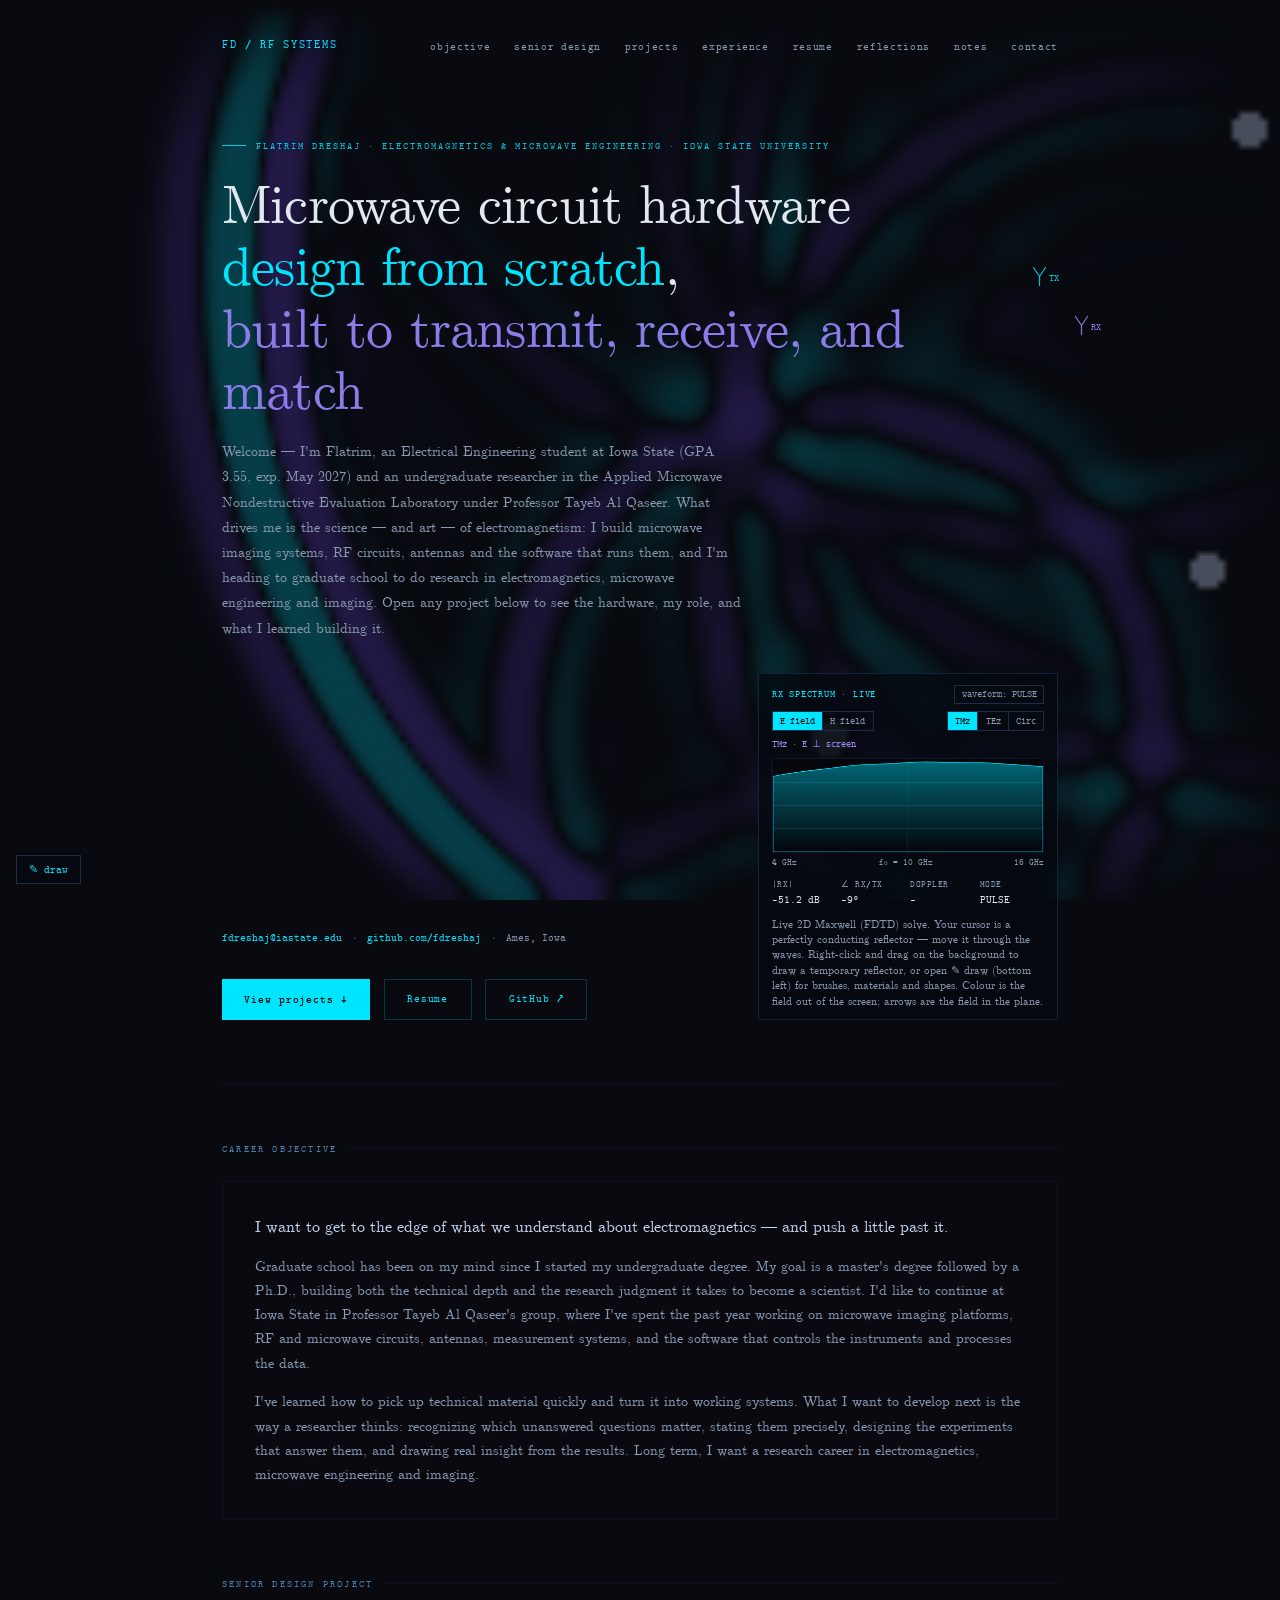
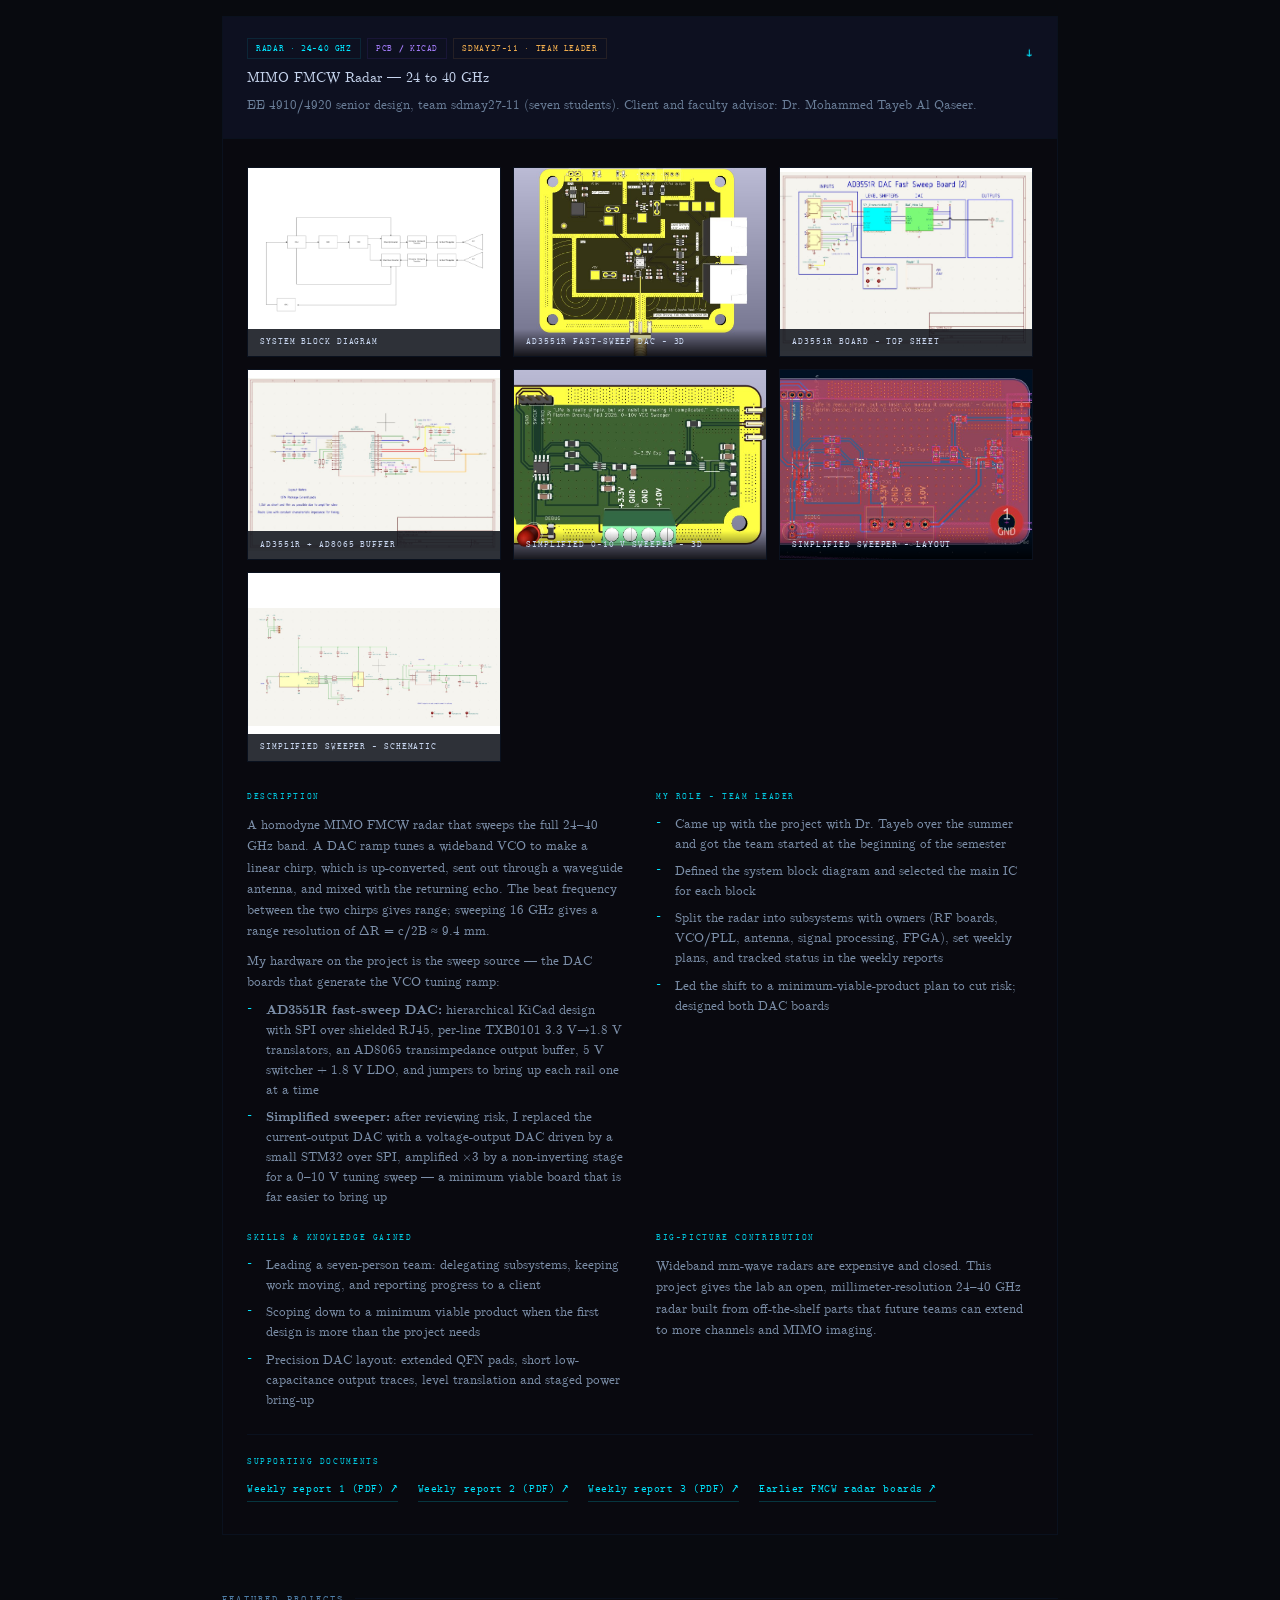
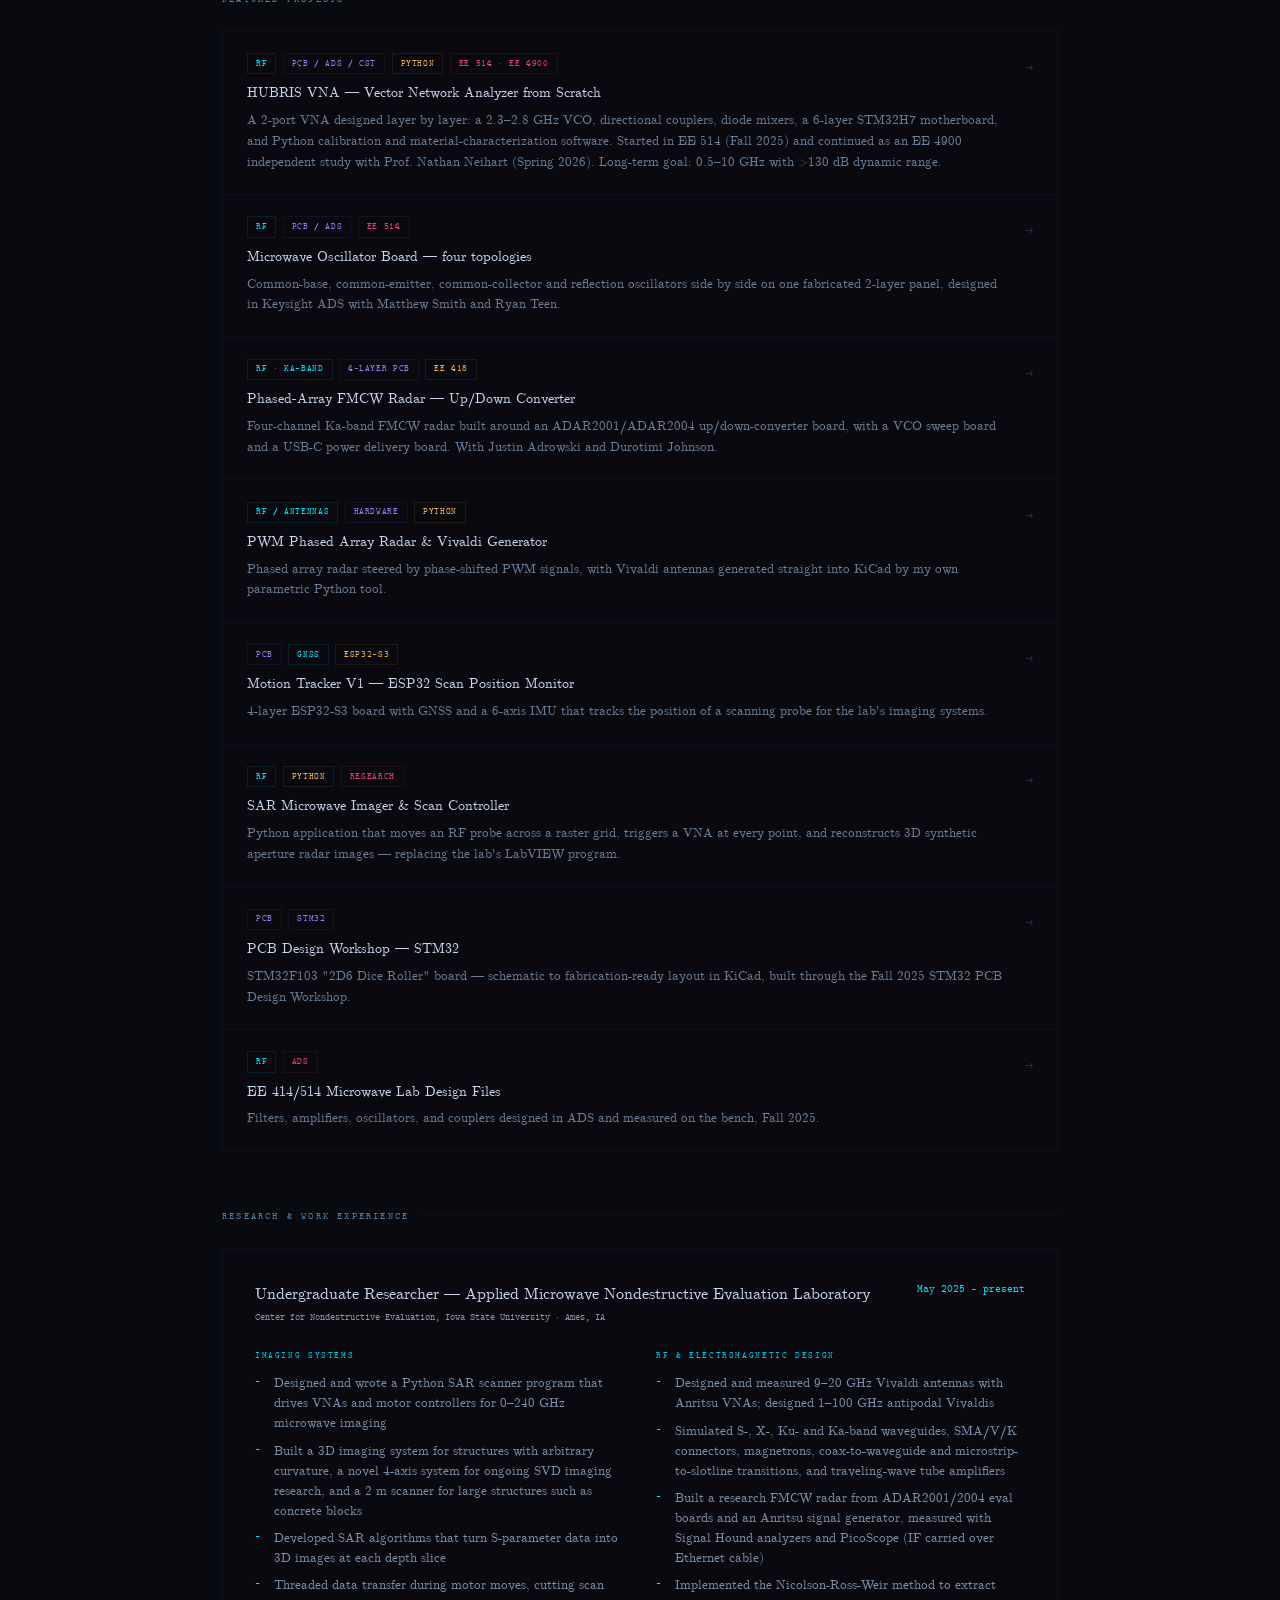
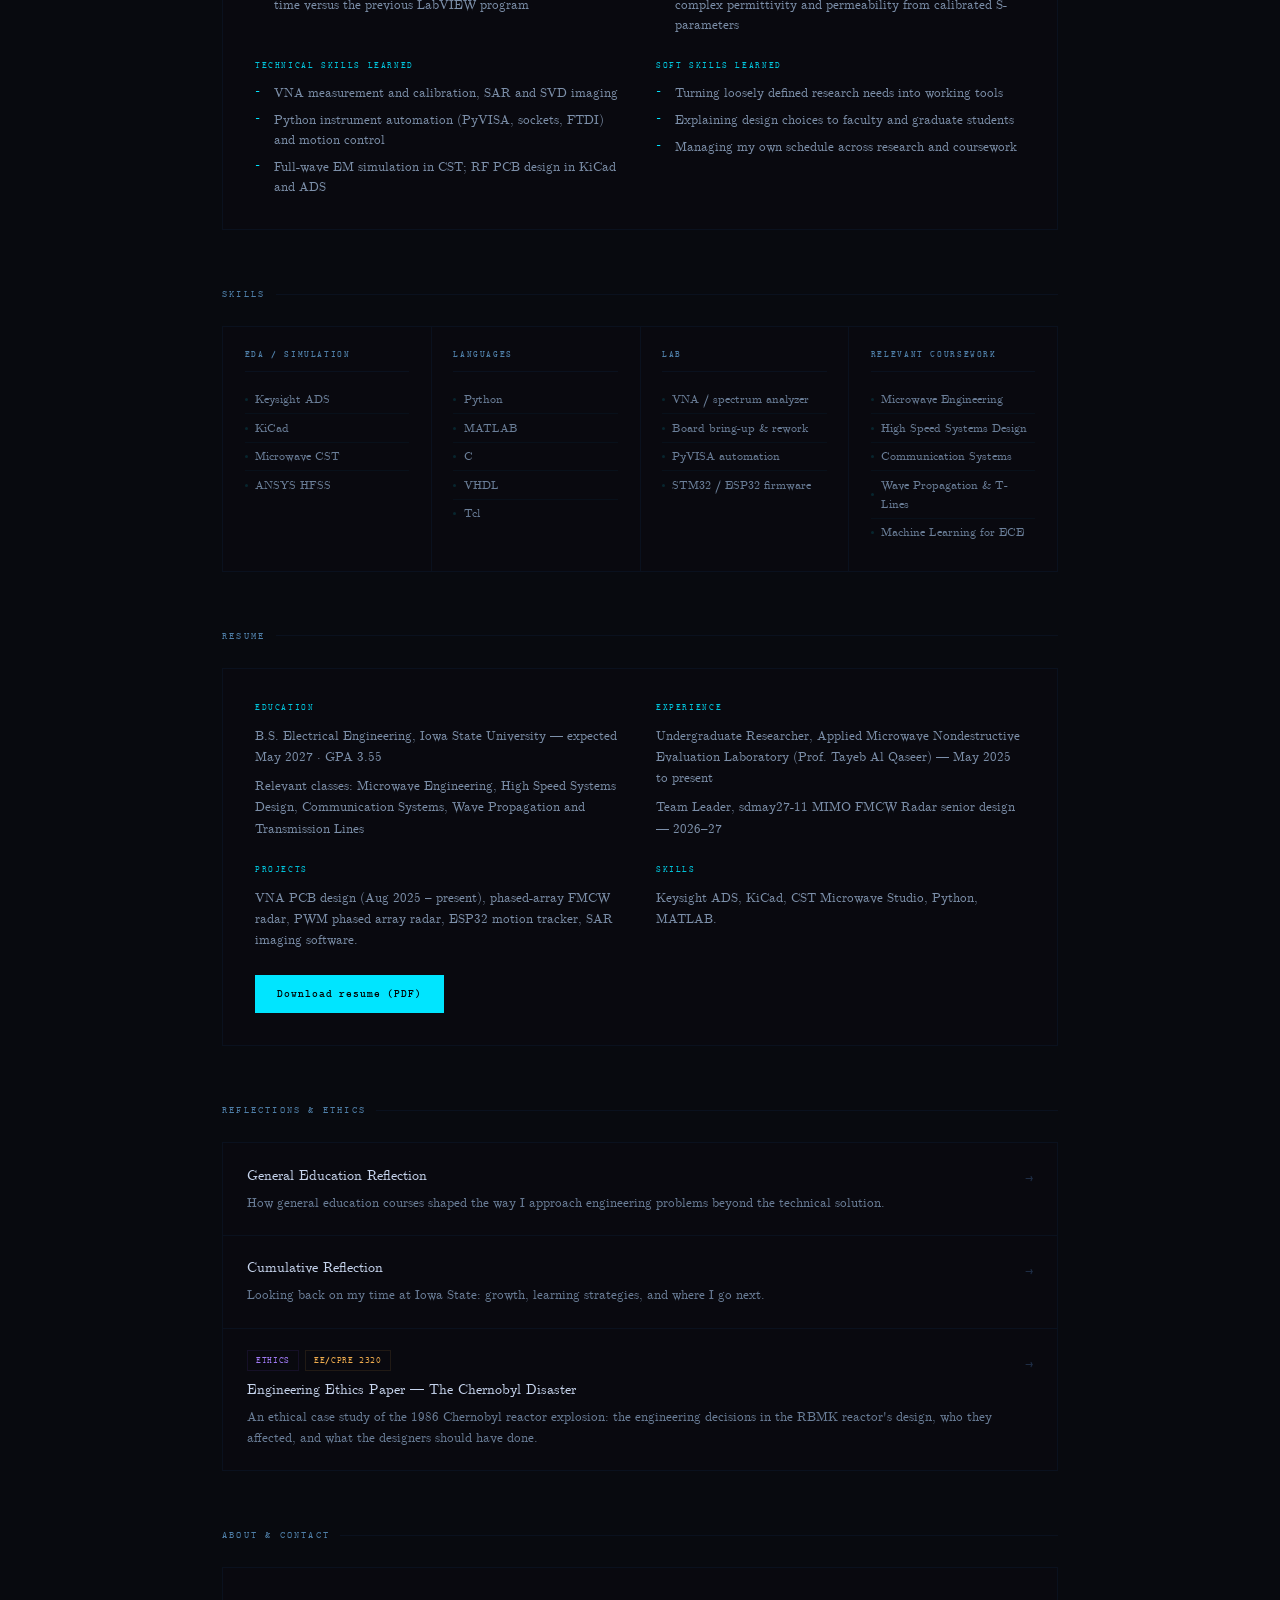
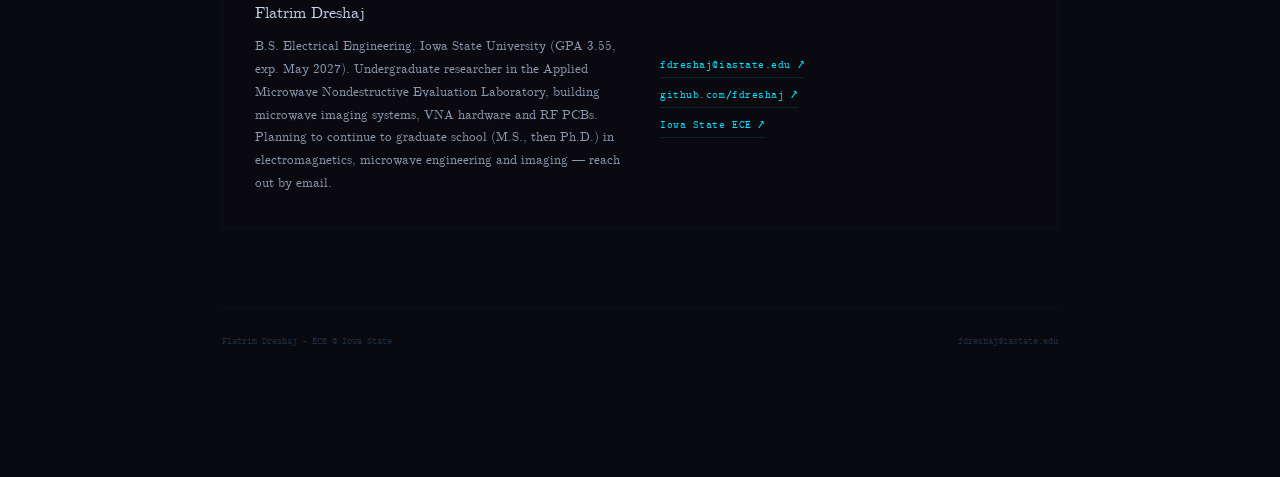
<file: index.html>
<!DOCTYPE html>
<html lang="en">
<head>
  <meta charset="UTF-8" />
  <meta name="viewport" content="width=device-width, initial-scale=1.0" />
  <title>Flatrim Dreshaj — Electromagnetics &amp; Microwave Engineering</title>
  <meta name="description" content="Flatrim Dreshaj — Electrical Engineering at Iowa State University, undergraduate researcher in microwave imaging and nondestructive evaluation. VNA design, FMCW radar, phased arrays and PCB design." />
  <meta property="og:title" content="Flatrim Dreshaj — Electromagnetics &amp; Microwave Engineering" />
  <meta property="og:type" content="website" />
  <link rel="preload" href="fonts/cmu-serif-500-roman.woff2" as="font" type="font/woff2" crossorigin />
  <link rel="stylesheet" href="fonts/fonts.css" />
  <link rel="icon" href="favicon.svg" type="image/svg+xml" />
  <meta name="theme-color" content="#080a0f" />
  <meta property="og:description" content="RF and microwave hardware portfolio: VNA, FMCW radar, phased arrays and PCB design, with live electromagnetic simulations." />
  <meta property="og:image" content="https://fdreshaj.github.io/images/vna_3d.jpg" />
  <script>
    /* author notes ("To add" boxes) only show on a review link: ?review */
    if (/[?&]review\b/.test(location.search) || /^(localhost|127\.)/.test(location.hostname)) document.documentElement.classList.add('review');
  </script>
  <style>
    *,*::before,*::after{box-sizing:border-box;margin:0;padding:0;}
    :root{
      --bg:#080a0f;--surface:#09090f;--surface2:#0d1020;
      --accent:#00e5ff;--text:#e2e8f0;--muted:#8b9ab0;
      --dim:#1e3a5a;--border:#0a111e;
      --mono:'CMU Typewriter Text','Latin Modern Mono','Courier New',monospace;--sans:'CMU Serif','Latin Modern Roman','Computer Modern',Georgia,serif;
    }
    html{scroll-behavior:smooth;}
    body{background:var(--bg);color:var(--text);font-family:var(--sans);font-size:16px;line-height:1.6;overflow-x:hidden;}
    canvas#bg{position:fixed;top:0;left:0;width:100%;height:100%;z-index:0;pointer-events:none;}
    canvas#bg-ink{position:fixed;top:0;left:0;width:100%;height:100%;z-index:0;pointer-events:none;}
    .site{position:relative;z-index:1;max-width:900px;margin:0 auto;padding:0 2rem 8rem;}

    nav{display:flex;align-items:center;justify-content:space-between;padding:2rem 0 0;}
    .logo{font-family:var(--mono);font-size:12px;color:var(--accent);letter-spacing:.14em;text-transform:uppercase;}
    .nav-links{display:flex;gap:2rem;list-style:none;}
    .nav-links a{font-family:var(--mono);font-size:11px;color:var(--muted);text-decoration:none;letter-spacing:.06em;transition:color .2s;}
    .nav-links a:hover{color:var(--accent);}

    .hero{padding:5rem 0 4rem;border-bottom:1px solid var(--border);opacity:0;transform:translateY(16px);animation:fadein .8s .1s forwards;}
    @keyframes fadein{to{opacity:1;transform:none;}}
    .eyebrow{font-family:var(--mono);font-size:10px;color:var(--accent);letter-spacing:.2em;text-transform:uppercase;margin-bottom:1.25rem;display:flex;align-items:center;gap:.65rem;opacity:.85;}
    .eyebrow::before{content:'';width:24px;height:1px;background:var(--accent);flex-shrink:0;}
    .hero h1{font-size:clamp(2rem,5vw,3.4rem);font-weight:400;line-height:1.14;margin-bottom:1.1rem;letter-spacing:-.015em;}
    .hero h1 em{font-style:normal;color:var(--accent);font-weight:500;}
    .hero h1 strong{font-weight:400;color:#8b7de8;}
    .hero-sub{font-size:14px;color:var(--muted);line-height:1.8;max-width:520px;margin-bottom:2rem;}
    .hero-btns{display:flex;gap:.85rem;flex-wrap:wrap;}
    .btn-p{font-family:var(--mono);font-size:11px;padding:.65rem 1.4rem;background:var(--accent);color:#000;border:none;cursor:pointer;letter-spacing:.08em;font-weight:700;text-decoration:none;display:inline-flex;align-items:center;transition:opacity .15s;}
    .btn-p:hover{opacity:.85;}
    .btn-s{font-family:var(--mono);font-size:11px;padding:.65rem 1.4rem;background:transparent;color:var(--accent);border:1px solid #00e5ff33;cursor:pointer;letter-spacing:.08em;text-decoration:none;display:inline-flex;align-items:center;transition:border-color .2s,color .2s;}
    .btn-s:hover{border-color:var(--accent);color:#fff;}

    .sec-lbl{font-weight:400;font-family:var(--mono);font-size:10px;color:#4f7fa8;letter-spacing:.22em;text-transform:uppercase;margin:3.5rem 0 1.5rem;display:flex;align-items:center;gap:.65rem;}
    .sec-lbl::after{content:'';flex:1;height:1px;background:var(--border);}

    .projects{display:grid;gap:1px;background:var(--border);border:1px solid var(--border);}
    .proj-item{background:var(--surface);}
    .proj-header{padding:1.35rem 1.5rem;display:grid;grid-template-columns:1fr auto;gap:1rem;align-items:start;cursor:pointer;transition:background .15s;user-select:none;}
    .proj-header:hover{background:var(--surface2);}
    .proj-header:hover .parr{color:var(--accent);}
    .proj-item.open .proj-header{background:var(--surface2);}
    .proj-item.open .parr{color:var(--accent);transform:rotate(90deg);}
    .ptags{display:flex;gap:.4rem;margin-bottom:.5rem;flex-wrap:wrap;}
    .ptag{font-family:var(--mono);font-size:9px;padding:.15rem .5rem;border:1px solid;letter-spacing:.07em;text-transform:uppercase;}
    .t-rf{border-color:#00e5ff1a;color:#00e5ff;}
    .t-hw{border-color:#7c4dff1a;color:#a07af5;}
    .t-py{border-color:#f0ad4e1a;color:#f0ad4e;}
    .t-ml{border-color:#e9407a1a;color:#e9407a;}
    .ptitle{font-size:14px;font-weight:500;margin-bottom:.35rem;color:#c8d6ef;}
    .pdesc{font-size:12.5px;color:#6b7f99;line-height:1.65;}
    .parr{color:#1e2d45;font-size:16px;font-family:var(--mono);transition:color .15s,transform .25s;margin-top:.1rem;}

    .proj-detail{max-height:0;overflow:hidden;transition:max-height .5s cubic-bezier(.4,0,.2,1);}
    .proj-item.open .proj-detail{max-height:1400px;border-top:1px solid var(--border);}
    .proj-detail-inner{padding:1.75rem 1.5rem 2rem;}

    .detail-grid{display:grid;grid-template-columns:1fr 1fr;gap:1rem;margin-bottom:1.75rem;}
    @media(max-width:600px){.detail-grid{grid-template-columns:1fr;}}

    .img-placeholder{position:relative;background:#060810;border:1px solid var(--border);overflow:hidden;aspect-ratio:16/9;}
    .img-placeholder canvas{width:100%;height:100%;display:block;}
    .img-placeholder .img-label{position:absolute;bottom:.5rem;left:.75rem;font-family:var(--mono);font-size:9px;color:#1e3a5a;letter-spacing:.1em;text-transform:uppercase;pointer-events:none;}

    .detail-bullets{list-style:none;display:flex;flex-direction:column;gap:.5rem;}
    .detail-bullets li{font-size:12.5px;color:#3a5a7a;line-height:1.6;padding-left:1.2rem;position:relative;}
    .detail-bullets li::before{content:'—';position:absolute;left:0;color:var(--accent);font-family:var(--mono);font-size:10px;}

    .detail-footer{display:flex;align-items:center;justify-content:space-between;flex-wrap:wrap;gap:.75rem;padding-top:1.25rem;border-top:1px solid var(--border);margin-top:1.5rem;}
    .detail-meta{font-family:var(--mono);font-size:10px;color:var(--muted);}
    .gh-link{font-family:var(--mono);font-size:11px;color:var(--accent);text-decoration:none;letter-spacing:.05em;border-bottom:1px solid #00e5ff33;padding-bottom:2px;transition:border-color .2s;}
    .gh-link:hover{border-color:var(--accent);}

    .skills{display:grid;grid-template-columns:repeat(auto-fit,minmax(170px,1fr));gap:1px;background:var(--border);border:1px solid var(--border);}
    .scol{background:var(--surface);padding:1.25rem 1.35rem 1.5rem;}
    .scol h4{font-family:var(--mono);font-size:9px;color:#4f7fa8;letter-spacing:.18em;text-transform:uppercase;margin-bottom:.85rem;padding-bottom:.6rem;border-bottom:1px solid var(--border);}
    .si{font-size:12px;color:#6b7f99;padding:.26rem 0;border-bottom:1px solid #08101a;display:flex;align-items:center;gap:.45rem;transition:color .15s;}
    .si:last-child{border-bottom:none;}
    .si:hover{color:var(--accent);}
    .sd{width:3px;height:3px;border-radius:50%;background:#00e5ff22;flex-shrink:0;transition:background .15s;}
    .si:hover .sd{background:var(--accent);}

    .about{border:1px solid var(--border);background:var(--surface);padding:2rem;display:grid;grid-template-columns:1fr 1fr;gap:2.5rem;}
    @media(max-width:600px){.about{grid-template-columns:1fr;}}
    .about-text h3{font-size:1rem;font-weight:500;color:#c8d6ef;margin-bottom:.6rem;}
    .about-text p{font-size:13px;color:var(--muted);line-height:1.75;}
    .about-links{display:flex;flex-direction:column;gap:.6rem;justify-content:center;}
    .alink{font-family:var(--mono);font-size:11px;color:var(--accent);text-decoration:none;letter-spacing:.05em;border-bottom:1px solid #00e5ff22;padding-bottom:2px;display:inline-flex;align-items:center;gap:.4rem;transition:border-color .2s;width:fit-content;}
    .alink:hover{border-color:var(--accent);}

    footer{margin-top:5rem;padding-top:1.5rem;border-top:1px solid var(--border);display:flex;justify-content:space-between;align-items:center;flex-wrap:wrap;gap:.5rem;}
    .ft{font-family:var(--mono);font-size:10px;color:#1e2d45;}


    /* portfolio sections */
    .hero-foot{display:flex;justify-content:space-between;align-items:flex-end;gap:2rem;flex-wrap:wrap;}
    .rf-spec{width:300px;border:1px solid #13233a;background:rgba(6,9,16,.78);backdrop-filter:blur(3px);padding:.7rem .8rem .6rem;}
    .rf-spec-head{display:flex;justify-content:space-between;align-items:center;font-family:var(--mono);font-size:10px;color:var(--accent);letter-spacing:.08em;text-transform:uppercase;margin-bottom:.45rem;}
    .rf-spec-head button{font-family:var(--mono);font-size:10px;color:var(--muted);background:transparent;border:1px solid #1e2d45;padding:.15rem .4rem;cursor:pointer;text-transform:none;letter-spacing:0;}
    .rf-spec-head button:hover{color:var(--accent);border-color:var(--accent);}
    .rf-draw{position:fixed;left:1rem;bottom:1rem;z-index:20;font-family:var(--mono);}
    .rf-draw-toggle{font-family:var(--mono);font-size:11px;color:var(--accent);background:rgba(6,9,16,.85);border:1px solid #1e2d45;padding:.4rem .75rem;cursor:pointer;backdrop-filter:blur(3px);}
    .rf-draw-toggle:hover,.rf-draw-toggle[aria-expanded="true"]{border-color:var(--accent);}
    .rf-draw-panel{margin-bottom:.5rem;width:330px;background:rgba(6,9,16,.9);border:1px solid #13233a;padding:.7rem .8rem;backdrop-filter:blur(4px);display:flex;flex-direction:column;gap:.5rem;position:absolute;bottom:100%;left:0;}
    .rf-draw-panel[hidden]{display:none;}
    .rf-draw-row{display:flex;align-items:center;gap:.6rem;}
    .rf-draw-row>span{font-size:9px;color:var(--muted);text-transform:uppercase;letter-spacing:.08em;width:62px;flex-shrink:0;}
    .rf-draw-row input[type=range]{flex:1;accent-color:var(--accent);}
    .rf-draw-row em{font-style:normal;font-size:10px;color:#e2e8f0;width:44px;text-align:right;}
    .rf-draw-act{justify-content:flex-end;}
    .rf-draw-act button{font-family:var(--mono);font-size:10px;color:var(--muted);background:transparent;border:1px solid #1e2d45;padding:.2rem .5rem;cursor:pointer;}
    .rf-draw-act button:hover{color:var(--accent);border-color:var(--accent);}
    .rf-draw-panel p{font-family:var(--sans);font-size:11px;color:var(--muted);line-height:1.4;}
    .rf-draw .seg{flex-wrap:wrap;}
    body.rf-drawing{cursor:crosshair;}
    @media(hover:none){.rf-draw{display:none;}}
    .rf-spec-ctl{display:flex;justify-content:space-between;gap:.4rem;margin-bottom:.35rem;}
    .seg{display:flex;border:1px solid #1e2d45;}
    .seg button{font-family:var(--mono);font-size:10px;color:var(--muted);background:transparent;border:0;border-right:1px solid #1e2d45;padding:.2rem .45rem;cursor:pointer;}
    .seg button:last-child{border-right:0;}
    .seg button.on{color:#04060b;background:var(--accent);}
    .seg button:not(.on):hover{color:var(--accent);}
    .rf-spec-pol{font-family:var(--mono);font-size:9.5px;color:#a78bfa;margin-bottom:.35rem;}
    .rf-spec canvas{width:100%;height:95px;display:block;background:#04060b;border:1px solid #0d1728;}
    .rf-spec-axis{display:flex;justify-content:space-between;font-family:var(--mono);font-size:9px;color:var(--muted);margin-top:.2rem;}
    .rf-spec-read{display:grid;grid-template-columns:repeat(4,1fr);gap:.3rem;margin-top:.5rem;}
    .rf-spec-read dt{font-family:var(--mono);font-size:8.5px;color:var(--muted);text-transform:uppercase;letter-spacing:.06em;}
    .rf-spec-read dd{font-family:var(--mono);font-size:11px;color:#e2e8f0;}
    .rf-spec-hint{font-size:11px;color:var(--muted);margin-top:.45rem;line-height:1.4;}
    @media(max-width:700px){.rf-spec{width:100%;}}
    .hero-contact{font-family:var(--mono);font-size:11px;color:var(--muted);display:flex;flex-wrap:wrap;gap:.6rem;margin:-0.75rem 0 2rem;}
    .hero-contact a{color:var(--accent);text-decoration:none;}
    .hero-contact a:hover{text-decoration:underline;}
    .panel{border:1px solid var(--border);background:var(--surface);padding:2rem;}
    .panel p{font-size:13.5px;color:#8a9bb4;line-height:1.8;margin-bottom:.9rem;}
    .panel p:last-child{margin-bottom:0;}
    .panel .lead{font-size:16px;color:#c8d6ef;font-weight:400;line-height:1.6;}
    .summary-grid{display:grid;grid-template-columns:1fr 1fr;gap:1.5rem 2rem;}
    @media(max-width:600px){.summary-grid{grid-template-columns:1fr;}}
    .sblock h5,.doclinks h5{font-family:var(--mono);font-size:9px;color:var(--accent);letter-spacing:.18em;text-transform:uppercase;font-weight:400;margin-bottom:.6rem;opacity:.85;}
    .sblock p{font-size:12.5px;color:#7d90aa;line-height:1.7;margin-bottom:.5rem;}
    .sblock ul{list-style:none;display:flex;flex-direction:column;gap:.45rem;}
    .sblock li{font-size:12.5px;color:#7d90aa;line-height:1.6;padding-left:1.2rem;position:relative;}
    .sblock li::before{content:'—';position:absolute;left:0;color:var(--accent);font-family:var(--mono);font-size:10px;}
    .doclinks{display:flex;flex-wrap:wrap;align-items:center;gap:.75rem 1.25rem;margin-top:1.5rem;padding-top:1.25rem;border-top:1px solid var(--border);}
    .doclinks h5{margin:0;width:100%;}
    .todo{font-size:12px !important;color:#f0ad4e !important;border:1px dashed #f0ad4e55;background:#f0ad4e0a;padding:.5rem .75rem;line-height:1.6;}
    .todo.inline{display:inline-block;padding:.25rem .6rem;font-family:var(--mono);font-size:10px !important;}
    html:not(.review) .todo,html:not(.review) .review-only{display:none !important;}
    .pending{font-size:12.5px;color:var(--muted);font-style:italic;border-left:2px solid #1e3a5a;padding-left:.75rem;}
    html.review .pending{display:none;}
    .todo code{font-family:var(--mono);font-size:11px;}
    .shot{position:relative;display:block;background:#060810;border:1px solid var(--border);overflow:hidden;aspect-ratio:16/10;}
    .shot img{width:100%;height:100%;object-fit:cover;display:block;transition:transform .4s;}
    .shot:hover img{transform:scale(1.03);}
    .shot.wide{grid-column:1/-1;aspect-ratio:4/3;}
    .shot .img-label{position:absolute;bottom:0;left:0;right:0;padding:.4rem .75rem;font-family:var(--mono);font-size:9px;color:#c8d6ef;letter-spacing:.1em;text-transform:uppercase;background:linear-gradient(transparent,#000c);pointer-events:none;}
    .detail-grid + .summary-grid{margin-top:.25rem;}
    .gallery{display:grid;grid-template-columns:repeat(auto-fill,minmax(190px,1fr));gap:.75rem;margin-bottom:1.75rem;}
    .gallery .shot{aspect-ratio:4/3;}
    .shot.fig{background:#fff;}
    .shot.fig img{object-fit:contain;}
    .shot.fig .img-label{background:#0a0d16d9;}
    .detail-grid .shot.fig{grid-column:1/-1;aspect-ratio:auto;}
    .detail-grid .shot.fig img{height:auto;}
    .xp-date{font-family:var(--mono);font-size:11px;color:var(--accent);}
    .pcb3d{border:1px solid var(--border);background:radial-gradient(ellipse at 50% 40%,#101626,#05070c 70%);margin-bottom:1.25rem;}
    .pcb3d-title{font-family:var(--mono);font-size:10px;color:var(--accent);letter-spacing:.12em;text-transform:uppercase;font-weight:400;margin:.25rem 0 .6rem;opacity:.85;}
    .pcb3d-stage{position:relative;aspect-ratio:16/10;}
    .pcb3d-stage canvas{width:100%;height:100%;display:block;cursor:grab;touch-action:none;}
    .pcb3d-stage canvas:active{cursor:grabbing;}
    .pcb3d-status,.pcb3d-hint{position:absolute;font-family:var(--mono);font-size:11px;color:var(--muted);pointer-events:none;}
    .pcb3d-status{inset:0;display:flex;align-items:center;justify-content:center;}
    .pcb3d-hint{right:.75rem;top:.6rem;opacity:.7;}
    @media(max-width:600px){.pcb3d-hint{display:none;}}
    .pcb3d-bar{border-top:1px solid var(--border);padding:.75rem 1rem;display:flex;flex-direction:column;gap:.65rem;}
    .pcb3d-tabs{display:flex;flex-wrap:wrap;gap:.4rem;}
    .pcb3d-tabs button,.pcb3d-play{font-family:var(--mono);font-size:11px;background:transparent;color:var(--muted);border:1px solid #1e2d45;padding:.3rem .65rem;cursor:pointer;}
    .pcb3d-tabs button.on,.pcb3d-tabs button:hover,.pcb3d-play:hover{color:var(--accent);border-color:var(--accent);}
    .pcb3d-ctrl{display:flex;align-items:center;gap:.6rem;font-family:var(--mono);font-size:11px;color:var(--muted);flex-wrap:wrap;}
    .pcb3d-ctrl label{display:flex;align-items:center;gap:.6rem;}
    .pcb3d-ctrl input{width:min(220px,40vw);accent-color:var(--accent);}
    .pcb3d-legend{list-style:none;display:flex;flex-wrap:wrap;gap:.3rem .9rem;}
    .pcb3d-legend li{font-size:12px;color:#8a9bb4;display:flex;align-items:center;gap:.4rem;cursor:pointer;user-select:none;}
    .pcb3d-legend li span{width:10px;height:10px;display:inline-block;border:1px solid #0006;}
    .pcb3d-legend li.off{opacity:.35;text-decoration:line-through;}
    .pcb3d-legend li.pcb3d-meta{width:100%;cursor:default;font-family:var(--mono);font-size:10px;color:var(--muted);}
    .xp-head{display:flex;justify-content:space-between;align-items:flex-start;flex-wrap:wrap;gap:.75rem;margin-bottom:1.5rem;}
    .xp-head h3{font-size:1rem;font-weight:500;color:#c8d6ef;}
    .xp-meta{font-family:var(--mono);font-size:10px;color:var(--muted);margin-top:.2rem;}
    .prose p{font-size:13px;color:#8a9bb4;line-height:1.8;margin-bottom:1rem;}
    .refl-title{font-family:var(--mono);font-size:10px;color:var(--accent);letter-spacing:.12em;text-transform:uppercase;font-weight:400;margin-bottom:1rem;opacity:.85;}
    .prompts{padding-left:1.25rem;display:flex;flex-direction:column;gap:.4rem;margin-bottom:1rem;}
    .prompts li{font-size:12.5px;color:#7d90aa;line-height:1.6;}
    .proj-item.open .proj-detail{max-height:4000px;}
    .nav-links{flex-wrap:wrap;justify-content:flex-end;gap:.5rem 1.5rem;}
    .projects{grid-template-columns:minmax(0,1fr);}
    .gh-link{overflow-wrap:anywhere;}
    .reveal{opacity:0;transform:translateY(14px);transition:opacity .6s,transform .6s;}
    .reveal.visible{opacity:1;transform:none;}

    @media(max-width:640px){
      .site{padding:0 1.25rem 6rem;}
      .nav-links{gap:1.25rem;}
      .hero{padding:3.5rem 0 3rem;}
    }
  </style>
</head>
<body>
<canvas id="bg"></canvas>
<div class="site">
  <nav>
    <div class="logo">FD / RF Systems</div>
    <ul class="nav-links">
      <li><a href="#objective">objective</a></li>
      <li><a href="#senior-design">senior design</a></li>
      <li><a href="#projects">projects</a></li>
      <li><a href="#experience">experience</a></li>
      <li><a href="#resume">resume</a></li>
      <li><a href="#reflections">reflections</a></li>
      <li><a href="em-waves.html">notes</a></li>
      <li><a href="#contact">contact</a></li>
    </ul>
  </nav>

  <section class="hero">
    <div class="eyebrow">Flatrim Dreshaj · Electromagnetics &amp; Microwave Engineering · Iowa State University</div>
    <h1>
      Microwave circuit hardware<br>
      <em>design from scratch</em>,<br>
      <strong>built to transmit, receive, and match</strong>
    </h1>
    <p class="hero-sub">
      Welcome — I'm Flatrim, an Electrical Engineering student at Iowa State (GPA 3.55, exp. May 2027) and an undergraduate researcher in the Applied Microwave Nondestructive Evaluation Laboratory under Professor Tayeb Al Qaseer. What drives me is the science — and art — of electromagnetism: I build microwave imaging systems, RF circuits, antennas and the software that runs them, and I'm heading to graduate school to do research in electromagnetics, microwave engineering and imaging. Open any project below to see the hardware, my role, and what I learned building it.
    </p>
    <div class="hero-foot">
      <div>
      <div class="hero-contact">
        <a href="mailto:fdreshaj@iastate.edu">fdreshaj@iastate.edu</a>
        <span>·</span>
        <a href="https://github.com/fdreshaj" target="_blank" rel="noopener">github.com/fdreshaj</a>
        <span>·</span>
        <span>Ames, Iowa</span>
      </div>
      <div class="hero-btns">
        <a class="btn-p" href="#projects">View projects ↓</a>
        <a class="btn-s" href="#resume">Resume</a>
        <a class="btn-s" href="https://github.com/fdreshaj" target="_blank" rel="noopener">GitHub ↗</a>
      </div>
      </div>
    <aside class="rf-spec" id="rf-spectrum" aria-label="Live spectrum of the background RF simulation">
      <div class="rf-spec-head"><span>RX spectrum · live</span><button type="button" data-act="wave">waveform: PULSE</button></div>
      <div class="rf-spec-ctl">
        <div class="seg" role="group" aria-label="Field shown"><button type="button" data-view="E" class="on">E field</button><button type="button" data-view="H">H field</button></div>
        <div class="seg" role="group" aria-label="Polarization"><button type="button" data-pol="tm" class="on" title="E perpendicular to the screen">TMz</button><button type="button" data-pol="te" title="E in the plane of the screen">TEz</button><button type="button" data-pol="circ" title="TM and TE driven 90° apart">Circ</button></div>
      </div>
      <div class="rf-spec-pol" data-r="pol">TMz · E ⊥ screen</div>
      <canvas width="560" height="190"></canvas>
      <div class="rf-spec-axis"><span>4 GHz</span><span>f₀ = 10 GHz</span><span>16 GHz</span></div>
      <dl class="rf-spec-read">
        <div><dt>|RX|</dt><dd data-r="amp">–</dd></div>
        <div><dt>∠ RX/TX</dt><dd data-r="ph">–</dd></div>
        <div><dt>Doppler</dt><dd data-r="dop">–</dd></div>
        <div><dt>mode</dt><dd data-r="mode">PULSE</dd></div>
      </dl>
      <p class="rf-spec-hint">Live 2D Maxwell (FDTD) solve. Your cursor is a perfectly conducting reflector — move it through the waves. Right-click and drag on the background to draw a temporary reflector, or open ✎ draw (bottom left) for brushes, materials and shapes. Colour is the field out of the screen; arrows are the field in the plane.</p>
    </aside>
    </div>
  </section>

  <!-- ───────────── CAREER OBJECTIVE ───────────── -->
  <h2 id="objective" class="sec-lbl reveal">career objective</h2>
  <div class="panel reveal">
    <p class="lead">
      I want to get to the edge of what we understand about electromagnetics — and push a little past it.
    </p>
    <p>
      Graduate school has been on my mind since I started my undergraduate degree. My goal is a master's degree followed by a Ph.D., building both the technical depth and the research judgment it takes to become a scientist. I'd like to continue at Iowa State in Professor Tayeb Al Qaseer's group, where I've spent the past year working on microwave imaging platforms, RF and microwave circuits, antennas, measurement systems, and the software that controls the instruments and processes the data.
    </p>
    <p>
      I've learned how to pick up technical material quickly and turn it into working systems. What I want to develop next is the way a researcher thinks: recognizing which unanswered questions matter, stating them precisely, designing the experiments that answer them, and drawing real insight from the results. Long term, I want a research career in electromagnetics, microwave engineering and imaging.
    </p>
  </div>

  <!-- ───────────── SENIOR DESIGN ───────────── -->
  <h2 id="senior-design" class="sec-lbl reveal">senior design project</h2>
  <div class="projects reveal">
    <div class="proj-item open">
      <div class="proj-header" onclick="toggle(this)">
        <div>
          <div class="ptags"><span class="ptag t-rf">Radar · 24–40 GHz</span><span class="ptag t-hw">PCB / KiCad</span><span class="ptag t-py">sdmay27-11 · Team Leader</span></div>
          <div class="ptitle">MIMO FMCW Radar — 24 to 40 GHz</div>
          <div class="pdesc">EE 4910/4920 senior design, team sdmay27-11 (seven students). Client and faculty advisor: Dr. Mohammed Tayeb Al Qaseer.</div>
        </div>
        <div class="parr">→</div>
      </div>
      <div class="proj-detail">
        <div class="proj-detail-inner">
          <div class="gallery">
            <a class="shot fig" href="images/sd/block_diagram.png" target="_blank"><img src="images/sd/block_diagram.png" alt="System block diagram of the MIMO FMCW radar" loading="lazy"><span class="img-label">System block diagram</span></a>
            <a class="shot" href="images/sd/dac_fast_sweep_3d.jpg" target="_blank"><img src="images/sd/dac_fast_sweep_3d.jpg" alt="AD3551R fast-sweep DAC board, KiCad 3D" loading="lazy"><span class="img-label">AD3551R fast-sweep DAC — 3D</span></a>
            <a class="shot fig" href="images/sd/dac_fast_sweep_sheet.jpg" target="_blank"><img src="images/sd/dac_fast_sweep_sheet.jpg" alt="AD3551R board schematic sheet: RJ45 inputs, level shifters, DAC and SMA output" loading="lazy"><span class="img-label">AD3551R board — top sheet</span></a>
            <a class="shot fig" href="images/sd/dac_fast_sweep_main.jpg" target="_blank"><img src="images/sd/dac_fast_sweep_main.jpg" alt="AD3551R DAC main sheet with AD8065 output buffer and layout notes" loading="lazy"><span class="img-label">AD3551R + AD8065 buffer</span></a>
            <a class="shot" href="images/sd/dac_simple_3d.jpg" target="_blank"><img src="images/sd/dac_simple_3d.jpg" alt="Simplified 0–10 V STM32 DAC sweeper board, KiCad 3D" loading="lazy"><span class="img-label">Simplified 0–10 V sweeper — 3D</span></a>
            <a class="shot" href="images/sd/dac_simple_layout.jpg" target="_blank"><img src="images/sd/dac_simple_layout.jpg" alt="Simplified DAC sweeper layout" loading="lazy"><span class="img-label">Simplified sweeper — layout</span></a>
            <a class="shot fig" href="images/sd/dac_simple_sch.jpg" target="_blank"><img src="images/sd/dac_simple_sch.jpg" alt="Simplified DAC sweeper schematic" loading="lazy"><span class="img-label">Simplified sweeper — schematic</span></a>
          </div>
          <div class="summary-grid">
            <div class="sblock">
              <h5>Description</h5>
              <p>A homodyne MIMO FMCW radar that sweeps the full 24–40 GHz band. A DAC ramp tunes a wideband VCO to make a linear chirp, which is up-converted, sent out through a waveguide antenna, and mixed with the returning echo. The beat frequency between the two chirps gives range; sweeping 16 GHz gives a range resolution of ΔR = c/2B ≈ 9.4 mm.</p>
              <p>My hardware on the project is the sweep source — the DAC boards that generate the VCO tuning ramp:</p>
              <ul>
                <li><strong>AD3551R fast-sweep DAC:</strong> hierarchical KiCad design with SPI over shielded RJ45, per-line TXB0101 3.3 V→1.8 V translators, an AD8065 transimpedance output buffer, 5 V switcher + 1.8 V LDO, and jumpers to bring up each rail one at a time</li>
                <li><strong>Simplified sweeper:</strong> after reviewing risk, I replaced the current-output DAC with a voltage-output DAC driven by a small STM32 over SPI, amplified ×3 by a non-inverting stage for a 0–10 V tuning sweep — a minimum viable board that is far easier to bring up</li>
              </ul>
            </div>
            <div class="sblock">
              <h5>My role — Team Leader</h5>
              <ul>
                <li>Came up with the project with Dr. Tayeb over the summer and got the team started at the beginning of the semester</li>
                <li>Defined the system block diagram and selected the main IC for each block</li>
                <li>Split the radar into subsystems with owners (RF boards, VCO/PLL, antenna, signal processing, FPGA), set weekly plans, and tracked status in the weekly reports</li>
                <li>Led the shift to a minimum-viable-product plan to cut risk; designed both DAC boards</li>
              </ul>
            </div>
            <div class="sblock">
              <h5>Skills &amp; knowledge gained</h5>
              <ul>
                <li>Leading a seven-person team: delegating subsystems, keeping work moving, and reporting progress to a client</li>
                <li>Scoping down to a minimum viable product when the first design is more than the project needs</li>
                <li>Precision DAC layout: extended QFN pads, short low-capacitance output traces, level translation and staged power bring-up</li>
              </ul>
            </div>
            <div class="sblock">
              <h5>Big-picture contribution</h5>
              <p>Wideband mm-wave radars are expensive and closed. This project gives the lab an open, millimeter-resolution 24–40 GHz radar built from off-the-shelf parts that future teams can extend to more channels and MIMO imaging.</p>
            </div>
          </div>
          <div class="doclinks">
            <h5>Supporting documents</h5>
            <a class="gh-link" href="docs/sd/SDMay27-11_Report1.pdf" target="_blank" rel="noopener">Weekly report 1 (PDF) ↗</a>
            <a class="gh-link" href="docs/sd/SDMay27-11_Report2.pdf" target="_blank" rel="noopener">Weekly report 2 (PDF) ↗</a>
            <a class="gh-link" href="docs/sd/SDMay27-11_Report3.pdf" target="_blank" rel="noopener">Weekly report 3 (PDF) ↗</a>
            <a class="gh-link" href="https://github.com/fdreshaj/fmcw_radar_EE418" target="_blank" rel="noopener">Earlier FMCW radar boards ↗</a>
            <span class="todo inline">To add: team website and design document links</span>
          </div>
        </div>
      </div>
    </div>
  </div>

  <!-- ───────────── PROJECTS ───────────── -->
  <h2 id="projects" class="sec-lbl reveal">featured projects</h2>
  <div class="projects reveal">

    <!-- VNA -->
    <div class="proj-item">
      <div class="proj-header" onclick="toggle(this)">
        <div>
          <div class="ptags"><span class="ptag t-rf">RF</span><span class="ptag t-hw">PCB / ADS / CST</span><span class="ptag t-py">Python</span><span class="ptag t-ml">EE 514 · EE 4900</span></div>
          <div class="ptitle">HUBRIS VNA — Vector Network Analyzer from Scratch</div>
          <div class="pdesc">A 2-port VNA designed layer by layer: a 2.3–2.8 GHz VCO, directional couplers, diode mixers, a 6-layer STM32H7 motherboard, and Python calibration and material-characterization software. Started in EE 514 (Fall 2025) and continued as an EE 4900 independent study with Prof. Nathan Neihart (Spring 2026). Long-term goal: 0.5–10 GHz with &gt;130 dB dynamic range.</div>
        </div>
        <div class="parr">→</div>
      </div>
      <div class="proj-detail">
        <div class="proj-detail-inner">
          <div class="pcb3d" data-boards="vna:HUBRIS VNA motherboard (6-layer)"></div>
          <h5 class="pcb3d-title">2.3–2.8 GHz VCO board — exploded from the fab Gerbers</h5>
          <div class="pcb3d" data-boards="vcog:VNA VCO board"></div>
          <div class="detail-grid">
            <a class="shot" href="images/vna_3d.jpg" target="_blank"><img src="images/vna_3d.jpg" alt="KiCad 3D render of the 6-layer VNA motherboard, angled" loading="lazy"><span class="img-label">VNA motherboard — KiCad 3D</span></a>
            <a class="shot" href="images/vna_top.jpg" target="_blank"><img src="images/vna_top.jpg" alt="KiCad 3D render of the VNA motherboard from the top" loading="lazy"><span class="img-label">Top view: MCU, Ethernet, downconverters</span></a>
          </div>
          <div class="gallery">
            <a class="shot fig" href="images/vna/block_diagram.png" target="_blank"><img src="images/vna/block_diagram.png" alt="VNA system block diagram" loading="lazy"><span class="img-label">System block diagram</span></a>
            <a class="shot fig" href="images/vna/stackup.png" target="_blank"><img src="images/vna/stackup.png" alt="6-layer motherboard stackup" loading="lazy"><span class="img-label">6-layer stackup</span></a>
            <a class="shot" href="images/vna/vco_layout.jpg" target="_blank"><img src="images/vna/vco_layout.jpg" alt="2.3–2.8 GHz Colpitts VCO layout in ADS" loading="lazy"><span class="img-label">2.3–2.8 GHz VCO layout</span></a>
            <a class="shot fig" href="images/vna/vco_waveform.png" target="_blank"><img src="images/vna/vco_waveform.png" alt="Simulated VCO output waveforms across tuning capacitance" loading="lazy"><span class="img-label">VCO output vs. tuning</span></a>
            <a class="shot fig" href="images/vna/dac_sweep.png" target="_blank"><img src="images/vna/dac_sweep.png" alt="Stepped DAC sweep driving the VCO tune voltage" loading="lazy"><span class="img-label">Stepped VCO tune sweep</span></a>
            <a class="shot fig" href="images/vna/ratrace_layout.png" target="_blank"><img src="images/vna/ratrace_layout.png" alt="Rat-race coupler layout" loading="lazy"><span class="img-label">Rat-race coupler layout</span></a>
            <a class="shot fig" href="images/vna/ratrace_sparams.png" target="_blank"><img src="images/vna/ratrace_sparams.png" alt="Rat-race coupler simulated S-parameters" loading="lazy"><span class="img-label">Rat-race S-parameters (ADS)</span></a>
            <a class="shot" href="images/vna/ratrace_cst.jpg" target="_blank"><img src="images/vna/ratrace_cst.jpg" alt="Rat-race coupler full-wave model in CST" loading="lazy"><span class="img-label">Rat-race in CST</span></a>
            <a class="shot" href="images/vna/edge_coupler_cst.jpg" target="_blank"><img src="images/vna/edge_coupler_cst.jpg" alt="Edge-coupled microstrip coupler in CST" loading="lazy"><span class="img-label">Edge-coupled coupler in CST</span></a>
            <a class="shot fig" href="images/vna/mixer_sch.png" target="_blank"><img src="images/vna/mixer_sch.png" alt="Balanced 180-degree diode mixer schematic" loading="lazy"><span class="img-label">Balanced 180° diode mixer</span></a>
            <a class="shot fig" href="images/vna/mixer_output.png" target="_blank"><img src="images/vna/mixer_output.png" alt="Mixer IF output and spectrum" loading="lazy"><span class="img-label">Mixer IF output</span></a>
            <a class="shot" href="images/vna/plugin_gui.png" target="_blank"><img src="images/vna/plugin_gui.png" alt="VNA plugin inside the scanner GUI" loading="lazy"><span class="img-label">VNA plugin in the scanner GUI</span></a>
          </div>
          <div class="summary-grid">
            <div class="sblock">
              <h5>Description</h5>
              <ul>
                <li><strong>Signal chain:</strong> VCO → directional coupler → DUT and reference downconverters → balanced 180° diode mixer (≈6 dB conversion loss) → anti-alias filter → balun → dual AD9238 ADC at 20 MSPS → STM32H7 → Ethernet → PC, where an FFT recovers magnitude and phase</li>
                <li><strong>VCO:</strong> modified Colpitts, common-base, biased at 5 mA for minimum noise figure; two SMV1247 varactors (0.7–7 pF) tune 2.3–2.8 GHz at about 0 dBm, with simulated phase noise of −165 to −173 dBc/Hz at 1 MHz</li>
                <li><strong>Couplers:</strong> branch-line, rat-race (Z<sub>ring</sub> = 70.7 Ω) and modified rat-race; a 10 dB edge-coupled design (Z<sub>0e</sub> = 69.4 Ω, Z<sub>0o</sub> = 36.1 Ω) hit 10 ± 0.5 dB coupling but only ≈10 dB directivity, so I derived the even/odd phase-velocity limit and wrote a Kirschning–Jansen + SciPy optimizer for gap and length</li>
                <li><strong>Motherboard:</strong> 6-layer stackup from the STM32H7 guidelines to fan out every ADC line; USB-C, Ethernet and SWD; the tune voltage comes from my STM32F1 + DAC stepped-sweep board and power from my 20 V / 60 W USB-C PD board</li>
                <li><strong>Software:</strong> SOLT one-port calibration (3-term error model, ideal or measured standards, coax de-embedding), NRW extraction of complex ε<sub>r</sub> and μ<sub>r</sub>, and a threaded <code>vna_plugin.py</code> that runs SOL calibration at scan start and writes raw, corrected and material data per point to the lab scanner's HDF5 files</li>
              </ul>
            </div>
            <div class="sblock">
              <h5>My role</h5>
              <p>Sole designer across every layer of the instrument — RF circuits in ADS and CST, the motherboard in KiCad, firmware protocol, calibration math, and the scanner integration.</p>
              <h5 style="margin-top:1.25rem">Skills &amp; knowledge gained</h5>
              <ul>
                <li>Even/odd-mode coupler analysis and why microstrip limits directivity</li>
                <li>Oscillator design against the Barkhausen criterion and varactor tuning</li>
                <li>VNA error models, SOLT calibration and de-embedding</li>
                <li>Knowing when full-wave simulation disagrees with circuit models — and why (port impedance, conductor loss)</li>
                <li>Mixed-signal layout for high-speed ADCs</li>
              </ul>
            </div>
            <div class="sblock">
              <h5>Resources used</h5>
              <p>Keysight ADS, CST Microwave Studio, KiCad 9, Python (NumPy, SciPy, scikit-rf); R. K. Mongia's <em>RF and Microwave Coupled-Line Circuits</em>, Pozar's <em>Microwave Engineering</em>, Kirschning &amp; Jansen coupled-line models, Skyworks, Analog Devices and ST datasheets; guidance from Prof. Nathan Neihart.</p>
            </div>
            <div class="sblock">
              <h5>Next steps</h5>
              <ul>
                <li>Fabricate and measure the VCO and coupler boards</li>
                <li>Lange coupler or capacitive compensation for better directivity</li>
                <li>End-to-end validation of the full chain, then an FPGA back end for N-port measurements</li>
                <li>ADAR2001/2004 front ends to reach Ka-band</li>
              </ul>
            </div>
          </div>
          <div class="doclinks">
            <h5>Supporting documents</h5>
            <a class="gh-link" href="docs/vna/EE514_VNA_Final_Report.pdf" target="_blank" rel="noopener">EE 514 final report (PDF) ↗</a>
            <a class="gh-link" href="docs/vna/EE4900_VNA_Independent_Study.pdf" target="_blank" rel="noopener">EE 4900 independent study report (PDF) ↗</a>
            <a class="gh-link" href="https://github.com/fdreshaj/VNA_Design" target="_blank" rel="noopener">github.com/fdreshaj/VNA_Design ↗</a>
          </div>
          <div class="detail-footer">
            <span class="detail-meta">Aug 2025 – present</span>
          </div>
        </div>
      </div>
    </div>

    <!-- OSC -->
    <div class="proj-item">
      <div class="proj-header" onclick="toggle(this)">
        <div>
          <div class="ptags"><span class="ptag t-rf">RF</span><span class="ptag t-hw">PCB / ADS</span><span class="ptag t-ml">EE 514</span></div>
          <div class="ptitle">Microwave Oscillator Board — four topologies</div>
          <div class="pdesc">Common-base, common-emitter, common-collector and reflection oscillators side by side on one fabricated 2-layer panel, designed in Keysight ADS with Matthew Smith and Ryan Teen.</div>
        </div>
        <div class="parr">→</div>
      </div>
      <div class="proj-detail">
        <div class="proj-detail-inner">
          <div class="pcb3d" data-boards="osc:Oscillator board"></div>
          <div class="summary-grid">
            <div class="sblock">
              <h5>Description</h5>
              <ul>
                <li>Four transistor oscillators on one 117 × 42 mm board, each with its own +5 V / GND feed and RF output, so the topologies can be measured against each other</li>
                <li>Common base, common emitter and common collector feedback oscillators, plus a reflection (negative-resistance) oscillator</li>
                <li>Laid out in ADS and exported as fabrication Gerbers — the exploded view above is built straight from those files (63 plated holes)</li>
              </ul>
            </div>
            <div class="sblock">
              <h5>My role</h5>
              <p>One of three designers with Matthew Smith and Ryan Teen — oscillator design and simulation in ADS and the board layout for fabrication. The common-base design led directly to the VNA's VCO.</p>
            </div>
            <div class="sblock">
              <h5>Skills &amp; knowledge gained</h5>
              <ul>
                <li>Oscillation start-up conditions and negative-resistance design</li>
                <li>How the choice of grounded terminal changes gain, stability and tuning</li>
                <li>Preparing an RF layout for fabrication from ADS</li>
              </ul>
            </div>
            <div class="sblock">
              <h5>Resources used</h5>
              <p>Keysight ADS, Pozar's <em>Microwave Engineering</em>, EE 514 lectures and lab equipment.</p>
            </div>
          </div>
          <div class="detail-footer">
            <span class="detail-meta">EE 514 · Fall 2025</span>
            <a class="gh-link" href="https://github.com/fdreshaj/EE414-514-Lab-Design-Files" target="_blank" rel="noopener">github.com/fdreshaj/EE414-514-Lab-Design-Files ↗</a>
          </div>
        </div>
      </div>
    </div>

    <!-- FMCW -->
    <div class="proj-item">
      <div class="proj-header" onclick="toggle(this)">
        <div>
          <div class="ptags"><span class="ptag t-rf">RF · Ka-band</span><span class="ptag t-hw">4-layer PCB</span><span class="ptag t-py">EE 418</span></div>
          <div class="ptitle">Phased-Array FMCW Radar — Up/Down Converter</div>
          <div class="pdesc">Four-channel Ka-band FMCW radar built around an ADAR2001/ADAR2004 up/down-converter board, with a VCO sweep board and a USB-C power delivery board. With Justin Adrowski and Durotimi Johnson.</div>
        </div>
        <div class="parr">→</div>
      </div>
      <div class="proj-detail">
        <div class="proj-detail-inner">
          <div class="pcb3d" data-boards="updown:Up/down converter,sweep:VCO sweep board,power:USB-C PD board"></div>
          <div class="detail-grid">
            <a class="shot wide" href="images/fmcw_updown_3d.jpg" target="_blank"><img src="images/fmcw_updown_3d.jpg" alt="KiCad 3D render of the up/down converter board" loading="lazy"><span class="img-label">Up/down converter board — KiCad 3D</span></a>
            <a class="shot" href="images/fmcw_updown_iso.jpg" target="_blank"><img src="images/fmcw_updown_iso.jpg" alt="KiCad 3D render of the up/down converter board, angled" loading="lazy"><span class="img-label">Up/down converter — angled</span></a>
            <a class="shot" href="images/fmcw_3d.jpg" target="_blank"><img src="images/fmcw_3d.jpg" alt="KiCad 3D render of the STM32F1 VCO sweep board" loading="lazy"><span class="img-label">STM32F1 VCO sweep board — KiCad 3D</span></a>
            <a class="shot" href="images/fmcw_power_3d.jpg" target="_blank"><img src="images/fmcw_power_3d.jpg" alt="KiCad 3D render of the USB-C power delivery board" loading="lazy"><span class="img-label">USB-C PD power board — KiCad 3D</span></a>
            <a class="shot" href="images/fmcw_diff_vivaldi.jpg" target="_blank"><img src="images/fmcw_diff_vivaldi.jpg" alt="KiCad 3D render of the differential Vivaldi antenna" loading="lazy"><span class="img-label">Differential Vivaldi antenna</span></a>
            <a class="shot fig" href="images/fmcw_block.png" target="_blank"><img src="images/fmcw_block.png" alt="Bistatic FMCW radar block diagram" loading="lazy"><span class="img-label">Bistatic block diagram</span></a>
          </div>
          <div class="summary-grid">
            <div class="sblock">
              <h5>Description</h5>
              <ul>
                <li>The up/down converter is the heart of the radar: an ADF4372 synthesizer (62.5 MHz–8 GHz and 8–16 GHz outputs) provides the LO, an ADAR2001 drives four differential RF outputs and an ADAR2004 receives four differential inputs</li>
                <li>All eight RF pairs are meandered to equal length so the channels stay in phase for beam steering</li>
                <li>LT3045 ultra-low-noise LDOs for the RF rails, RJ45 jacks for SPI and the differential IF out, USB-C and 20 V input</li>
                <li>STM32F1 + DAC VCO sweep board (also reused as the VNA's stepped-frequency source), a 20 V USB-C Power Delivery board (60 W, 100 W with a few part swaps), and differential Vivaldi antennas for the array</li>
              </ul>
            </div>
            <div class="sblock">
              <h5>My role</h5>
              <p>System architect and lead board designer on a three-person team — part selection, block diagrams, the up/down converter and power boards, and RF layout.</p>
            </div>
            <div class="sblock">
              <h5>Skills &amp; knowledge gained</h5>
              <ul>
                <li>Millimeter-wave part selection and link-budget trade-offs</li>
                <li>Phase-matched differential routing, low-noise power, ESD protection and power sequencing</li>
                <li>Splitting a large design into boards that can be brought up one at a time</li>
              </ul>
            </div>
            <div class="sblock">
              <h5>Resources used</h5>
              <p>KiCad 9, STM32CubeIDE, Analog Devices / MACOM / Mini-Circuits datasheets and eval boards, EE 418 course material.</p>
            </div>
          </div>
          <div class="detail-footer">
            <span class="detail-meta">EE 418 · 2026</span>
            <a class="gh-link" href="https://github.com/fdreshaj/fmcw_radar_EE418" target="_blank" rel="noopener">github.com/fdreshaj/fmcw_radar_EE418 ↗</a>
          </div>
        </div>
      </div>
    </div>

    <!-- PWM Phased Array -->
    <div class="proj-item">
      <div class="proj-header" onclick="toggle(this)">
        <div>
          <div class="ptags"><span class="ptag t-rf">RF / Antennas</span><span class="ptag t-hw">Hardware</span><span class="ptag t-py">Python</span></div>
          <div class="ptitle">PWM Phased Array Radar &amp; Vivaldi Generator</div>
          <div class="pdesc">Phased array radar steered by phase-shifted PWM signals, with Vivaldi antennas generated straight into KiCad by my own parametric Python tool.</div>
        </div>
        <div class="parr">→</div>
      </div>
      <div class="proj-detail">
        <div class="proj-detail-inner">
          <div class="pcb3d" data-boards="pwm:Phase-control board,pwmant:V1 with antenna,vivaldi:Generated Vivaldi"></div>
          <div class="detail-grid">
            <a class="shot" href="images/pwm_radar_3d.jpg" target="_blank"><img src="images/pwm_radar_3d.jpg" alt="KiCad 3D render of the PWM radar phase-control board" loading="lazy"><span class="img-label">Phase-control board (4-layer)</span></a>
            <a class="shot" href="images/pwm_radar_ant_3d.jpg" target="_blank"><img src="images/pwm_radar_ant_3d.jpg" alt="KiCad 3D render of PWM Radar V1 with integrated antenna" loading="lazy"><span class="img-label">V1 with integrated antenna</span></a>
            <a class="shot" href="images/pwm_vivaldi_top.jpg" target="_blank"><img src="images/pwm_vivaldi_top.jpg" alt="Generated Vivaldi antenna, top copper" loading="lazy"><span class="img-label">Generated Vivaldi — flare side</span></a>
            <a class="shot" href="images/pwm_vivaldi_bottom.jpg" target="_blank"><img src="images/pwm_vivaldi_bottom.jpg" alt="Generated Vivaldi antenna, microstrip feed side" loading="lazy"><span class="img-label">Generated Vivaldi — feed side</span></a>
            <a class="shot" href="images/pwm_rev0_3d.jpg" target="_blank"><img src="images/pwm_rev0_3d.jpg" alt="KiCad 3D render of PWM radar rev 0" loading="lazy"><span class="img-label">Rev 0</span></a>
            <a class="shot" href="images/pwm_rev0_top.jpg" target="_blank"><img src="images/pwm_rev0_top.jpg" alt="KiCad 3D render of PWM radar rev 0, top" loading="lazy"><span class="img-label">Rev 0 — top</span></a>
          </div>
          <div class="summary-grid">
            <div class="sblock">
              <h5>Description</h5>
              <ul>
                <li>PWM signals with controlled phase offsets drive each element; the relative phase sets where the beam points, with no moving parts</li>
                <li><strong>Antenna generator:</strong> a KiCad (pcbnew) Python script draws an exponentially tapered Vivaldi with a microstrip-to-slotline feed and radial stub (λ/4 at 17 GHz) directly onto the board; a PyQt GUI previews the geometry live as parameters change</li>
                <li>Several board revisions tracked in the repo, from Rev 0 to V1 with the antenna on the same PCB</li>
              </ul>
            </div>
            <div class="sblock">
              <h5>My role</h5>
              <p>Sole designer — beam-steering concept, antenna design and generator tooling, schematic, and every PCB revision. The antenna work builds on the 9–20 GHz Vivaldis I designed and measured with Anritsu VNAs in the lab.</p>
            </div>
            <div class="sblock">
              <h5>Skills &amp; knowledge gained</h5>
              <ul>
                <li>Array factor and phase-steering theory applied to real hardware</li>
                <li>Vivaldi flare and slotline feed design; scripting KiCad's API to make geometry reproducible</li>
                <li>Iterating a board across revisions and documenting changes</li>
              </ul>
            </div>
            <div class="sblock">
              <h5>Resources used</h5>
              <p>KiCad 9 and its Python API, PyQt, CST for antenna simulation, Anritsu VNAs, Balanis' <em>Antenna Theory</em>.</p>
            </div>
          </div>
          <div class="detail-footer">
            <span class="detail-meta">2026</span>
            <a class="gh-link" href="https://github.com/fdreshaj/PWM-Phased-Array-Radar" target="_blank" rel="noopener">github.com/fdreshaj/PWM-Phased-Array-Radar ↗</a>
          </div>
        </div>
      </div>
    </div>

    <!-- ESP32 -->
    <div class="proj-item">
      <div class="proj-header" onclick="toggle(this)">
        <div>
          <div class="ptags"><span class="ptag t-hw">PCB</span><span class="ptag t-rf">GNSS</span><span class="ptag t-py">ESP32-S3</span></div>
          <div class="ptitle">Motion Tracker V1 — ESP32 Scan Position Monitor</div>
          <div class="pdesc">4-layer ESP32-S3 board with GNSS and a 6-axis IMU that tracks the position of a scanning probe for the lab's imaging systems.</div>
        </div>
        <div class="parr">→</div>
      </div>
      <div class="proj-detail">
        <div class="proj-detail-inner">
          <div class="pcb3d" data-boards="esp32:Motion Tracker V1"></div>
          <div class="detail-grid">
            <a class="shot" href="images/esp32_3d.jpg" target="_blank"><img src="images/esp32_3d.jpg" alt="KiCad 3D render of the ESP32 scan position monitor, top" loading="lazy"><span class="img-label">Top — KiCad 3D</span></a>
            <a class="shot" href="images/esp32_3d_iso.jpg" target="_blank"><img src="images/esp32_3d_iso.jpg" alt="KiCad 3D render of the ESP32 scan position monitor, angled" loading="lazy"><span class="img-label">Angled view — KiCad 3D</span></a>
          </div>
          <div class="summary-grid">
            <div class="sblock">
              <h5>Description</h5>
              <ul>
                <li>ESP32-S3 with external flash/PSRAM, Teseo-LIV3R GNSS receiver, and BMI323 IMU</li>
                <li>GNSS RF front end: chip antenna → SAW filter → BGA725 LNA</li>
                <li>USB-C with ESD protection, TLV62569 buck and LDO rails</li>
              </ul>
            </div>
            <div class="sblock">
              <h5>My role</h5>
              <p>Sole designer — schematic, RF front end, and 4-layer layout for the lab's scanning setup.</p>
            </div>
            <div class="sblock">
              <h5>Skills &amp; knowledge gained</h5>
              <ul>
                <li>Laying out an RF receive path next to a noisy MCU</li>
                <li>Sensor fusion requirements (GNSS + IMU)</li>
                <li>USB-C power and ESD design practices</li>
              </ul>
            </div>
            <div class="sblock">
              <h5>Resources used</h5>
              <p>KiCad, Espressif hardware design guidelines, ST Teseo and Bosch BMI323 datasheets, Infineon LNA application notes.</p>
            </div>
          </div>
          <div class="detail-footer">
            <span class="detail-meta">2025</span>
            <a class="gh-link" href="https://github.com/fdreshaj/ESP32-Scan-Position-Monitor" target="_blank" rel="noopener">github.com/fdreshaj/ESP32-Scan-Position-Monitor ↗</a>
          </div>
        </div>
      </div>
    </div>

    <!-- SAR Imager -->
    <div class="proj-item">
      <div class="proj-header" onclick="toggle(this)">
        <div>
          <div class="ptags"><span class="ptag t-rf">RF</span><span class="ptag t-py">Python</span><span class="ptag t-ml">Research</span></div>
          <div class="ptitle">SAR Microwave Imager &amp; Scan Controller</div>
          <div class="pdesc">Python application that moves an RF probe across a raster grid, triggers a VNA at every point, and reconstructs 3D synthetic aperture radar images — replacing the lab's LabVIEW program.</div>
        </div>
        <div class="parr">→</div>
      </div>
      <div class="proj-detail">
        <div class="proj-detail-inner">
          <div class="detail-grid">
            <div class="img-placeholder"><canvas class="anim-canvas" data-type="raster"></canvas><div class="img-label">raster scan pattern</div></div>
            <div class="img-placeholder"><canvas class="anim-canvas" data-type="sparam"></canvas><div class="img-label">S-parameter capture</div></div>
          </div>
          <div class="summary-grid">
            <div class="sblock">
              <h5>Description</h5>
              <ul>
                <li>Controls Anritsu and Keysight VNAs and custom radar hardware over PyVISA, sockets and FTDI for 0–240 GHz imaging; data saved to HDF5</li>
                <li>Drives GM215 and Octopus Pro motor controllers point-to-point in a raster pattern, triggering a measurement at each stop</li>
                <li>A threaded pipeline writes VNA data while the motors move, cutting total scan time compared with the old LabVIEW program</li>
                <li>SAR algorithms turn the S-parameter data into 3D images at each depth slice of a material</li>
              </ul>
            </div>
            <div class="sblock">
              <h5>My role</h5>
              <p>Designed and wrote the program for the lab — architecture, instrument and motion drivers, plugin system, GUI, imaging algorithms and user manual.</p>
            </div>
            <div class="sblock">
              <h5>Skills &amp; knowledge gained</h5>
              <ul>
                <li>Instrument control (SCPI / VISA) and motion control</li>
                <li>SAR imaging and handling large measurement datasets</li>
                <li>Concurrency for real-time data acquisition</li>
                <li>Writing software other researchers depend on</li>
              </ul>
            </div>
            <div class="sblock">
              <h5>Resources used</h5>
              <p>Python (NumPy, SciPy, scikit-rf, h5py, PySide6, PyVista), Anritsu and Keysight programming manuals, lab mentors and published SAR imaging papers.</p>
            </div>
          </div>
          <div class="detail-footer">
            <span class="detail-meta">Microwave NDE Lab · May 2025 – present</span>
            <a class="gh-link" href="https://github.com/fdreshaj/SAR-Microwave-Imager" target="_blank" rel="noopener">github.com/fdreshaj/SAR-Microwave-Imager ↗</a>
          </div>
        </div>
      </div>
    </div>

    <!-- STM32 -->
    <div class="proj-item">
      <div class="proj-header" onclick="toggle(this)">
        <div>
          <div class="ptags"><span class="ptag t-hw">PCB</span><span class="ptag t-hw">STM32</span></div>
          <div class="ptitle">PCB Design Workshop — STM32</div>
          <div class="pdesc">STM32F103 "2D6 Dice Roller" board — schematic to fabrication-ready layout in KiCad, built through the Fall 2025 STM32 PCB Design Workshop.</div>
        </div>
        <div class="parr">→</div>
      </div>
      <div class="proj-detail">
        <div class="proj-detail-inner">
          <div class="pcb3d" data-boards="stm32:2D6 dice roller"></div>
          <div class="detail-grid">
            <a class="shot" href="images/stm32_3d.jpg" target="_blank"><img src="images/stm32_3d.jpg" alt="KiCad 3D render of the STM32 workshop board, top" loading="lazy"><span class="img-label">Top — KiCad 3D</span></a>
            <a class="shot" href="images/stm32_3d_iso.jpg" target="_blank"><img src="images/stm32_3d_iso.jpg" alt="KiCad 3D render of the STM32 workshop board, angled" loading="lazy"><span class="img-label">Angled view — KiCad 3D</span></a>
          </div>
          <div class="summary-grid">
            <div class="sblock">
              <h5>Description</h5>
              <ul>
                <li>Press "Roll!" and two LED dice (14 LEDs) show a random 2D6 result</li>
                <li>STM32F103C8T6 with 16 MHz crystal, AP63203 buck regulator (3.8–32 V input), battery/USB power select, boot switch, and SWD header</li>
              </ul>
            </div>
            <div class="sblock">
              <h5>My role</h5>
              <p>Workshop participant — built the board from the workshop's reference design (by M. Smith, C. Van Weelden, and E. Strohm), doing the schematic capture, footprint assignment, placement, routing, and DRC myself against the workshop checklist.</p>
            </div>
            <div class="sblock">
              <h5>Skills &amp; knowledge gained</h5>
              <ul>
                <li>KiCad workflow from schematic to fabrication outputs</li>
                <li>Switching regulator layout, decoupling, and crystal placement</li>
              </ul>
            </div>
            <div class="sblock">
              <h5>Resources used</h5>
              <p>KiCad 9, workshop checklist and layout reference guide, ST and Diodes Inc. datasheets.</p>
            </div>
          </div>
          <div class="detail-footer">
            <span class="detail-meta">Fall 2025</span>
            <a class="gh-link" href="https://github.com/fdreshaj/PCB_DESIGN_WORKSHOP_STM32" target="_blank" rel="noopener">github.com/fdreshaj/PCB_DESIGN_WORKSHOP_STM32 ↗</a>
          </div>
        </div>
      </div>
    </div>

    <!-- EE414 -->
    <div class="proj-item">
      <div class="proj-header" onclick="toggle(this)">
        <div>
          <div class="ptags"><span class="ptag t-rf">RF</span><span class="ptag t-ml">ADS</span></div>
          <div class="ptitle">EE 414/514 Microwave Lab Design Files</div>
          <div class="pdesc">Filters, amplifiers, oscillators, and couplers designed in ADS and measured on the bench, Fall 2025.</div>
        </div>
        <div class="parr">→</div>
      </div>
      <div class="proj-detail">
        <div class="proj-detail-inner">
          <div class="detail-grid">
            <div class="img-placeholder"><canvas class="anim-canvas" data-type="sweep"></canvas><div class="img-label">filter response</div></div>
            <div class="img-placeholder"><canvas class="anim-canvas" data-type="sparam"></canvas><div class="img-label">amplifier S-parameters</div></div>
          </div>
          <div class="summary-grid">
            <div class="sblock">
              <h5>Description</h5>
              <ul>
                <li>Coupled-resonator and stub filters with ADS layout and EM co-simulation</li>
                <li>Amplifier design with stability circles and matching networks; 2.45 GHz oscillator</li>
                <li>Directional coupler, Wilkinson divider, stub matching, and quarter-wave transformers</li>
                <li>Oscillator board (with Matthew Smith and Ryan Teen): common-base, common-emitter, common-collector and reflection oscillators side by side on one 2-layer fab panel, see the Oscillator Board project for its exploded layers</li>
              </ul>
            </div>
            <div class="sblock">
              <h5>My role</h5>
              <p>Designed, simulated, fabricated, and measured each lab circuit; several became the starting point for the VNA subsystems.</p>
            </div>
            <div class="sblock">
              <h5>Skills &amp; knowledge gained</h5>
              <ul>
                <li>Smith chart matching and S-parameter measurement</li>
                <li>Comparing simulation with measurement and explaining the difference</li>
              </ul>
            </div>
            <div class="sblock">
              <h5>Resources used</h5>
              <p>Keysight ADS, VNA and spectrum analyzer, Pozar's <em>Microwave Engineering</em>, course lab manuals.</p>
            </div>
          </div>
          <div class="detail-footer">
            <span class="detail-meta">Fall 2025</span>
            <a class="gh-link" href="https://github.com/fdreshaj/EE414-514-Lab-Design-Files" target="_blank" rel="noopener">github.com/fdreshaj/EE414-514-Lab-Design-Files ↗</a>
          </div>
        </div>
      </div>
    </div>
  </div>

  <!-- ───────────── EXPERIENCE ───────────── -->
  <h2 id="experience" class="sec-lbl reveal">research &amp; work experience</h2>
  <div class="panel reveal">
    <div class="xp-head">
      <div>
        <h3>Undergraduate Researcher — Applied Microwave Nondestructive Evaluation Laboratory</h3>
        <div class="xp-meta">Center for Nondestructive Evaluation, Iowa State University · Ames, IA</div>
      </div>
      <span class="xp-date">May 2025 – present</span>
    </div>
    <div class="summary-grid">
      <div class="sblock">
        <h5>Imaging systems</h5>
        <ul>
          <li>Designed and wrote a Python SAR scanner program that drives VNAs and motor controllers for 0–240 GHz microwave imaging</li>
          <li>Built a 3D imaging system for structures with arbitrary curvature, a novel 4-axis system for ongoing SVD imaging research, and a 2 m scanner for large structures such as concrete blocks</li>
          <li>Developed SAR algorithms that turn S-parameter data into 3D images at each depth slice</li>
          <li>Threaded data transfer during motor moves, cutting scan time versus the previous LabVIEW program</li>
        </ul>
      </div>
      <div class="sblock">
        <h5>RF &amp; electromagnetic design</h5>
        <ul>
          <li>Designed and measured 9–20 GHz Vivaldi antennas with Anritsu VNAs; designed 1–100 GHz antipodal Vivaldis</li>
          <li>Simulated S-, X-, Ku- and Ka-band waveguides, SMA/V/K connectors, magnetrons, coax-to-waveguide and microstrip-to-slotline transitions, and traveling-wave tube amplifiers</li>
          <li>Built a research FMCW radar from ADAR2001/2004 eval boards and an Anritsu signal generator, measured with Signal Hound analyzers and PicoScope (IF carried over Ethernet cable)</li>
          <li>Implemented the Nicolson-Ross-Weir method to extract complex permittivity and permeability from calibrated S-parameters</li>
        </ul>
      </div>
      <div class="sblock">
        <h5>Technical skills learned</h5>
        <ul>
          <li>VNA measurement and calibration, SAR and SVD imaging</li>
          <li>Python instrument automation (PyVISA, sockets, FTDI) and motion control</li>
          <li>Full-wave EM simulation in CST; RF PCB design in KiCad and ADS</li>
        </ul>
      </div>
      <div class="sblock">
        <h5>Soft skills learned</h5>
        <ul>
          <li>Turning loosely defined research needs into working tools</li>
          <li>Explaining design choices to faculty and graduate students</li>
          <li>Managing my own schedule across research and coursework</li>
        </ul>
      </div>
    </div>
    <div class="summary-grid review-only" style="margin-top:1.5rem">
      <div class="sblock">
        <h5>Evaluations</h5>
        <p class="todo">To add: supervisor evaluation or feedback.</p>
      </div>
      <div class="sblock">
        <h5>Presentations</h5>
        <p class="todo">To add: lab meetings, posters, or talks you presented.</p>
      </div>
    </div>
  </div>

  <!-- ───────────── SKILLS ───────────── -->
  <h2 id="skills" class="sec-lbl reveal">skills</h2>
  <div class="skills reveal">
    <div class="scol">
      <h4>EDA / Simulation</h4>
      <div class="si"><span class="sd"></span>Keysight ADS</div>
      <div class="si"><span class="sd"></span>KiCad</div>
      <div class="si"><span class="sd"></span>Microwave CST</div>
      <div class="si"><span class="sd"></span>ANSYS HFSS</div>
    </div>
    <div class="scol">
      <h4>Languages</h4>
      <div class="si"><span class="sd"></span>Python</div>
      <div class="si"><span class="sd"></span>MATLAB</div>
      <div class="si"><span class="sd"></span>C</div>
      <div class="si"><span class="sd"></span>VHDL</div>
      <div class="si"><span class="sd"></span>Tcl</div>
    </div>
    <div class="scol">
      <h4>Lab</h4>
      <div class="si"><span class="sd"></span>VNA / spectrum analyzer</div>
      <div class="si"><span class="sd"></span>Board bring-up &amp; rework</div>
      <div class="si"><span class="sd"></span>PyVISA automation</div>
      <div class="si"><span class="sd"></span>STM32 / ESP32 firmware</div>
    </div>
    <div class="scol">
      <h4>Relevant coursework</h4>
      <div class="si"><span class="sd"></span>Microwave Engineering</div>
      <div class="si"><span class="sd"></span>High Speed Systems Design</div>
      <div class="si"><span class="sd"></span>Communication Systems</div>
      <div class="si"><span class="sd"></span>Wave Propagation &amp; T-Lines</div>
      <div class="si"><span class="sd"></span>Machine Learning for ECE</div>
    </div>
  </div>

  <!-- ───────────── RESUME ───────────── -->
  <h2 id="resume" class="sec-lbl reveal">resume</h2>
  <div class="panel reveal">
    <div class="summary-grid">
      <div class="sblock">
        <h5>Education</h5>
        <p>B.S. Electrical Engineering, Iowa State University — expected May 2027 · GPA 3.55</p>
        <p>Relevant classes: Microwave Engineering, High Speed Systems Design, Communication Systems, Wave Propagation and Transmission Lines</p>
      </div>
      <div class="sblock">
        <h5>Experience</h5>
        <p>Undergraduate Researcher, Applied Microwave Nondestructive Evaluation Laboratory (Prof. Tayeb Al Qaseer) — May 2025 to present</p>
        <p>Team Leader, sdmay27-11 MIMO FMCW Radar senior design — 2026–27</p>
      </div>
      <div class="sblock">
        <h5>Projects</h5>
        <p>VNA PCB design (Aug 2025 – present), phased-array FMCW radar, PWM phased array radar, ESP32 motion tracker, SAR imaging software.</p>
      </div>
      <div class="sblock">
        <h5>Skills</h5>
        <p>Keysight ADS, KiCad, CST Microwave Studio, Python, MATLAB.</p>
      </div>
      <div class="sblock review-only">
        <h5>Awards &amp; activities</h5>
        <p class="todo">To add: scholarships, Dean's List, student organizations, published papers (none are on the current resume).</p>
      </div>
    </div>
    <div class="hero-btns" style="margin-top:1.5rem">
      <a class="btn-p" href="docs/Flatrim_Dreshaj_Resume.pdf" target="_blank" rel="noopener">Download resume (PDF)</a>
    </div>
  </div>

  <!-- ───────────── REFLECTIONS ───────────── -->
  <h2 id="reflections" class="sec-lbl reveal">reflections &amp; ethics</h2>
  <div class="projects reveal">
    <div class="proj-item">
      <div class="proj-header" onclick="toggle(this)">
        <div>
          <div class="ptitle">General Education Reflection</div>
          <div class="pdesc">How general education courses shaped the way I approach engineering problems beyond the technical solution.</div>
        </div>
        <div class="parr">→</div>
      </div>
      <div class="proj-detail">
        <div class="proj-detail-inner prose">
          <!-- Write your reflection here in your own words (submitted to Canvas for an integrity check). -->
          <p class="pending">This reflection is being written and will be posted here.</p>
          <p class="todo">To add: your General Education Reflection. It should answer:</p>
          <ol class="prompts review-only">
            <li>What have your general education electives taught you that helps you evaluate and formulate engineering solutions beyond the technical side? How do they change how you think about an engineering problem?</li>
            <li>Using at least two specific classes, what other dimensions (economic, global, societal) do you now consider, and what impact do they have?</li>
          </ol>
        </div>
      </div>
    </div>
    <div class="proj-item">
      <div class="proj-header" onclick="toggle(this)">
        <div>
          <div class="ptitle">Cumulative Reflection</div>
          <div class="pdesc">Looking back on my time at Iowa State: growth, learning strategies, and where I go next.</div>
        </div>
        <div class="parr">→</div>
      </div>
      <div class="proj-detail">
        <div class="proj-detail-inner prose">
          <h5 class="refl-title">A Reflective Journey: Navigating My Cumulative Experience at Iowa State University</h5>
          <p>Going through my entire journey at Iowa State again has been a great experience in learning how I learn. Throughout each year I believe that I gained more and more knowledge as to not only the field of EE specifically but rather more specifically the art of problem solving and the craft of learning.</p>
          <p>I think the art of problem solving and learning really shines through with the daunting task that can be engineering labs and homework. The difficulty level really struck with classes like EE224 giving being such a huge problem to tackle in terms of the homework that It not only made me better at tackling the 224 problems but gave me a grown oriented mindset. Growth oriented to mean that, I knew I did not know everything I needed to tackle the homework but through going through the gauntlet of them I slowly bridged that gap. And I feel like ever since going through these experiences not only with 224 but EE311 EE514 EE418 230 etc, all of these hammered on that point of learning through the struggle and getting through the mud to finally reach a point where the information not only stuck, but became intuitive and I was able to use it to create things in the lab that I would not be able to before.</p>
          <p>I also think that my cumulative experience through the other required classes outside of the major has been a major boon to my overall engineering skills from the aspect of getting to know much more interdisciplinary work and being able to apply that knowledge and work with other people to create much larger projects than would be able to as a solo engineer i.e (Cpre 288 , Senior Design).</p>
          <p>Overall I think that my cumulative experience at Iowa State has not only allowed me to create a very deep understanding of EE and in specific Electromagnetism throughout these two core ideas throughout the struggle and pain and suffering that it took to go through these classes. It has been incredibly difficult, but I have loved every minute.</p>
          <div class="doclinks">
            <a class="gh-link" href="docs/Cumulative_Reflection.pdf" target="_blank" rel="noopener">Cumulative Reflection (PDF) ↗</a>
          </div>
        </div>
      </div>
    </div>
    <div class="proj-item">
      <div class="proj-header" onclick="toggle(this)">
        <div>
          <div class="ptags"><span class="ptag t-hw">Ethics</span><span class="ptag t-py">EE/CprE 2320</span></div>
          <div class="ptitle">Engineering Ethics Paper — The Chernobyl Disaster</div>
          <div class="pdesc">An ethical case study of the 1986 Chernobyl reactor explosion: the engineering decisions in the RBMK reactor's design, who they affected, and what the designers should have done.</div>
        </div>
        <div class="parr">→</div>
      </div>
      <div class="proj-detail">
        <div class="proj-detail-inner">
          <div class="summary-grid">
            <div class="sblock">
              <h5>Summary</h5>
              <p>I traced the disaster back to two design decisions in the RBMK-1000 reactor: a positive void coefficient, which made the reaction speed up as cooling water turned to steam, and graphite-tipped control rods, which briefly increased reactivity at the moment they were meant to reduce it. The designers knew about the instability and the operators were never told — and the April 26 safety test, run under grid-schedule pressure, set it off.</p>
            </div>
            <div class="sblock">
              <h5>Frameworks</h5>
              <ul>
                <li><strong>Agent- and patient-centered deontology:</strong> the engineers' duties — including to their own families under the Soviet system — against the public's right not to be put in danger without a say</li>
                <li><strong>Reflexive principlism:</strong> weighing beneficence, nonmaleficence, justice and respect for autonomy for each decision</li>
              </ul>
            </div>
            <div class="sblock">
              <h5>Stakeholders</h5>
              <p>Reactor designers, plant operators, Soviet leadership, the public near Chernobyl and across Europe, and future generations.</p>
            </div>
            <div class="sblock">
              <h5>Conclusion</h5>
              <p>I compared three options — instituting better failsafes, whistleblowing, and arguing with or deceiving superiors — and argued that, given the real danger to the engineers themselves, telling leadership the cheaper design would not work was the most defensible choice: the gain in nonmaleficence far outweighs the small loss in benefit, even though a strict Kantian would reject the lie. The same questions about duty, pressure and public risk apply to the technology we build today, AI included.</p>
            </div>
          </div>
          <div class="doclinks">
            <h5>Paper</h5>
            <a class="gh-link" href="docs/Ethics_Paper_Chernobyl_EE2320.pdf" target="_blank" rel="noopener">Ethical Case Study of the Chernobyl Nuclear Disaster (PDF) ↗</a>
          </div>
        </div>
      </div>
    </div>
  </div>

  <!-- ───────────── CONTACT ───────────── -->
  <h2 id="contact" class="sec-lbl reveal">about &amp; contact</h2>
  <div class="about reveal">
    <div class="about-text">
      <h3>Flatrim Dreshaj</h3>
      <p>
        B.S. Electrical Engineering, Iowa State University (GPA 3.55, exp. May 2027).
        Undergraduate researcher in the Applied Microwave Nondestructive Evaluation Laboratory, building
        microwave imaging systems, VNA hardware and RF PCBs. Planning to continue to graduate school
        (M.S., then Ph.D.) in electromagnetics, microwave engineering and imaging — reach out by email.
      </p>
    </div>
    <div class="about-links">
      <a class="alink" href="mailto:fdreshaj@iastate.edu">fdreshaj@iastate.edu ↗</a>
      <a class="alink" href="https://github.com/fdreshaj" target="_blank" rel="noopener">github.com/fdreshaj ↗</a>
      <a class="alink" href="https://www.ece.iastate.edu/" target="_blank" rel="noopener">Iowa State ECE ↗</a>
    </div>
  </div>
  <footer>
    <span class="ft">Flatrim Dreshaj — ECE @ Iowa State</span>
    <span class="ft">fdreshaj@iastate.edu</span>
  </footer>
</div>
<script>
/* ── Toggle ── */
function toggle(header){
  var item=header.parentElement;
  var wasOpen=item.classList.contains('open');
  item.parentElement.querySelectorAll('.proj-item.open').forEach(function(el){el.classList.remove('open');});
  if(!wasOpen){item.classList.add('open');setTimeout(function(){startAnims(item);},20);}
  if(window.pcb3dOnToggle){
    item.parentElement.querySelectorAll('.proj-item').forEach(function(el){window.pcb3dOnToggle(el,el.classList.contains('open'));});
  }
}

/* ── Placeholder animations ── */
var anims={};
function startAnims(item){
  item.querySelectorAll('.anim-canvas').forEach(function(c){
    if(c._running)return;
    c._running=true;
    var type=c.dataset.type,ctx2=c.getContext('2d'),t2=0;
    function sz(){c.width=c.offsetWidth||300;c.height=c.offsetHeight||168;}
    sz();
    function frame2(){
      if(!c._running)return;
      var W2=c.width,H2=c.height;
      ctx2.fillStyle='#060810';ctx2.fillRect(0,0,W2,H2);

      if(type==='sparam'){
        [['#00e5ff',0.3],['#7c4dff',0.5],['#4caf50',0.7]].forEach(function(pair,ci){
          ctx2.strokeStyle=pair[0]+'99';ctx2.lineWidth=1;ctx2.beginPath();
          for(var x=0;x<W2;x++){var f=x/W2,res=Math.exp(-Math.pow((f-pair[1])*9,2)),y=H2*0.15+H2*0.7*(1-res*(0.85+0.1*Math.sin(t2+ci)));x===0?ctx2.moveTo(x,y):ctx2.lineTo(x,y);}
          ctx2.stroke();
        });
        ctx2.strokeStyle='#0d1728';ctx2.lineWidth=0.5;
        [0.25,0.5,0.75].forEach(function(r){ctx2.beginPath();ctx2.moveTo(0,H2*r);ctx2.lineTo(W2,H2*r);ctx2.stroke();ctx2.beginPath();ctx2.moveTo(W2*r,0);ctx2.lineTo(W2*r,H2);ctx2.stroke();});
        ctx2.fillStyle='#1e3a5a';ctx2.font='8px monospace';ctx2.fillText('freq →',W2-46,H2-5);

      }else if(type==='sweep'){
        ['#00e5ff','#7c4dff'].forEach(function(col,ci){
          ctx2.strokeStyle=col+'88';ctx2.lineWidth=1;ctx2.beginPath();
          for(var x=0;x<W2;x++){var env=Math.sin((x/W2)*Math.PI),y=H2/2+env*H2*0.38*Math.sin((x/W2)*Math.PI*12+t2*2+ci*1.2);x===0?ctx2.moveTo(x,y):ctx2.lineTo(x,y);}
          ctx2.stroke();
        });
        ctx2.strokeStyle='#0d1728';ctx2.lineWidth=0.5;ctx2.beginPath();ctx2.moveTo(0,H2/2);ctx2.lineTo(W2,H2/2);ctx2.stroke();

      }else if(type==='raster'){
        var cols=10,rows=6,px=W2*0.08,py=H2*0.12,gw=W2*0.84,gh=H2*0.76;
        var total=cols*rows,progress=(t2*0.35)%total;
        for(var r=0;r<rows;r++)for(var col=0;col<cols;col++){
          var idx=r*cols+(r%2===0?col:cols-1-col);
          var x=px+(col/(cols-1))*gw,y=py+(r/(rows-1))*gh;
          ctx2.beginPath();ctx2.arc(x,y,2.5,0,Math.PI*2);ctx2.fillStyle=idx<progress?'#00e5ff55':'#0d1728';ctx2.fill();
        }
        var ci2=Math.floor(progress),ri=Math.floor(ci2/cols),coli=ci2%cols;
        if(ri%2!==0)coli=cols-1-coli;
        if(ri<rows){var px2=px+(coli/(cols-1))*gw,py2=py+(ri/(rows-1))*gh;ctx2.beginPath();ctx2.arc(px2,py2,5,0,Math.PI*2);ctx2.fillStyle='#00e5ff';ctx2.fill();}

      }else if(type==='fmcw'){
        ctx2.strokeStyle='#00e5ffaa';ctx2.lineWidth=1;ctx2.beginPath();
        for(var x=0;x<W2;x++){var frac=((x/W2)+t2*0.06)%1,freq=4+frac*22,phase=frac*freq*Math.PI*2,y=H2/2+H2*0.38*Math.sin(phase);x===0?ctx2.moveTo(x,y):ctx2.lineTo(x,y);}
        ctx2.stroke();
        ctx2.strokeStyle='#7c4dff33';ctx2.lineWidth=0.5;ctx2.beginPath();ctx2.moveTo(0,H2*0.85);ctx2.lineTo(W2,H2*0.15);ctx2.stroke();
        ctx2.fillStyle='#1e3a5a';ctx2.font='8px monospace';ctx2.fillText('26.5 GHz',4,H2-5);ctx2.fillText('40 GHz',W2-52,H2-5);

      }else if(type==='radar'){
        var cx=W2/2,cy=H2/2,R=Math.min(W2,H2)*0.42;
        [0.33,0.66,1].forEach(function(r){ctx2.beginPath();ctx2.arc(cx,cy,R*r,0,Math.PI*2);ctx2.strokeStyle='#0d1728';ctx2.lineWidth=0.5;ctx2.stroke();});
        ctx2.strokeStyle='#0d1728';ctx2.lineWidth=0.5;
        ctx2.beginPath();ctx2.moveTo(cx-R,cy);ctx2.lineTo(cx+R,cy);ctx2.stroke();
        ctx2.beginPath();ctx2.moveTo(cx,cy-R);ctx2.lineTo(cx,cy+R);ctx2.stroke();
        var angle=t2*1.2;
        ctx2.save();ctx2.translate(cx,cy);ctx2.rotate(angle);
        ctx2.beginPath();ctx2.moveTo(0,0);ctx2.arc(0,0,R,-0.7,0);ctx2.closePath();
        ctx2.fillStyle='rgba(0,229,255,0.07)';ctx2.fill();
        ctx2.beginPath();ctx2.moveTo(0,0);ctx2.lineTo(R,0);ctx2.strokeStyle='#00e5ffaa';ctx2.lineWidth=1.5;ctx2.stroke();
        ctx2.restore();
        [{a:0.9,r:0.55},{a:2.3,r:0.3},{a:4.1,r:0.7}].forEach(function(b){
          var da=((angle-b.a)%(Math.PI*2)+Math.PI*2)%(Math.PI*2);
          var fade=da<0.3?1:Math.max(0,1-(da/(Math.PI*2))*3);
          if(fade<0.02)return;
          ctx2.beginPath();ctx2.arc(cx+Math.cos(b.a)*R*b.r,cy+Math.sin(b.a)*R*b.r,3,0,Math.PI*2);
          ctx2.fillStyle='rgba(0,229,255,'+fade.toFixed(2)+')';ctx2.fill();
        });

      }else if(type==='pcb'){
        ctx2.strokeStyle='#0a1e10';ctx2.lineWidth=1;
        var step=18;
        for(var x=0;x<W2;x+=step){ctx2.beginPath();ctx2.moveTo(x,0);ctx2.lineTo(x,H2);ctx2.stroke();}
        for(var y=0;y<H2;y+=step){ctx2.beginPath();ctx2.moveTo(0,y);ctx2.lineTo(W2,y);ctx2.stroke();}
        var traces=[{pts:[[0.08,0.3],[0.4,0.3],[0.4,0.65],[0.78,0.65],[0.78,0.4],[0.92,0.4]],col:'#00e5ff',off:0},
                    {pts:[[0.08,0.7],[0.28,0.7],[0.28,0.18],[0.62,0.18],[0.62,0.52],[0.88,0.52]],col:'#7c4dff',off:0.5}];
        traces.forEach(function(tr){
          ctx2.strokeStyle=tr.col+'55';ctx2.lineWidth=1.5;ctx2.beginPath();
          tr.pts.forEach(function(pt,i){i===0?ctx2.moveTo(pt[0]*W2,pt[1]*H2):ctx2.lineTo(pt[0]*W2,pt[1]*H2);});ctx2.stroke();
          var prog=((t2*0.35+tr.off)%1);
          var segs=[],total2=0;
          for(var s=1;s<tr.pts.length;s++){var dx=(tr.pts[s][0]-tr.pts[s-1][0])*W2,dy=(tr.pts[s][1]-tr.pts[s-1][1])*H2,l=Math.sqrt(dx*dx+dy*dy);segs.push(l);total2+=l;}
          var target=prog*total2,acc=0;
          for(var s=0;s<segs.length;s++){if(acc+segs[s]>=target){var frac=(target-acc)/segs[s],dx=(tr.pts[s+1][0]-tr.pts[s][0])*W2,dy=(tr.pts[s+1][1]-tr.pts[s][1])*H2;ctx2.beginPath();ctx2.arc(tr.pts[s][0]*W2+dx*frac,tr.pts[s][1]*H2+dy*frac,3,0,Math.PI*2);ctx2.fillStyle=tr.col;ctx2.fill();break;}acc+=segs[s];}
          tr.pts.forEach(function(pt,i){if(i>0&&i<tr.pts.length-1){ctx2.beginPath();ctx2.arc(pt[0]*W2,pt[1]*H2,3,0,Math.PI*2);ctx2.strokeStyle=tr.col+'77';ctx2.lineWidth=1;ctx2.stroke();}});
        });
      }

      t2+=0.03;
      c._raf=requestAnimationFrame(frame2);
    }
    frame2();
  });
}

/* ── Scroll reveal ── */
(function(){
  var els=document.querySelectorAll('.reveal');
  var io=new IntersectionObserver(function(entries){entries.forEach(function(e){if(e.isIntersecting){e.target.classList.add('visible');io.unobserve(e.target);}});},{threshold:0.1});
  els.forEach(function(el){io.observe(el);});
})();
</script>
<script src="js/rf-field.js?v=20261011b"></script>
<script src="js/pcb-explode.js?v=20261011b" defer></script>
</body>
</html>
</file>
<file: fonts/fonts.css>
/* Computer Modern Unicode (the LaTeX typeface), self-hosted.
   Fonts by Donald Knuth / Andrey V. Panov, SIL Open Font License 1.1.
   Subset to Latin, Greek and common math symbols. */
@font-face{font-family:"CMU Serif";font-style:normal;font-weight:400 500;font-display:swap;src:url("cmu-serif-500-roman.woff2") format("woff2");}
@font-face{font-family:"CMU Serif";font-style:italic;font-weight:400 500;font-display:swap;src:url("cmu-serif-500-italic.woff2") format("woff2");}
@font-face{font-family:"CMU Serif";font-style:normal;font-weight:600 700;font-display:swap;src:url("cmu-serif-700-roman.woff2") format("woff2");}
@font-face{font-family:"CMU Serif";font-style:italic;font-weight:600 700;font-display:swap;src:url("cmu-serif-700-italic.woff2") format("woff2");}
@font-face{font-family:"CMU Typewriter Text";font-style:normal;font-weight:400 500;font-display:swap;src:url("cmu-typewriter-text-500-roman.woff2") format("woff2");}
@font-face{font-family:"CMU Typewriter Text";font-style:normal;font-weight:600 700;font-display:swap;src:url("cmu-typewriter-text-700-roman.woff2") format("woff2");}
</file>
